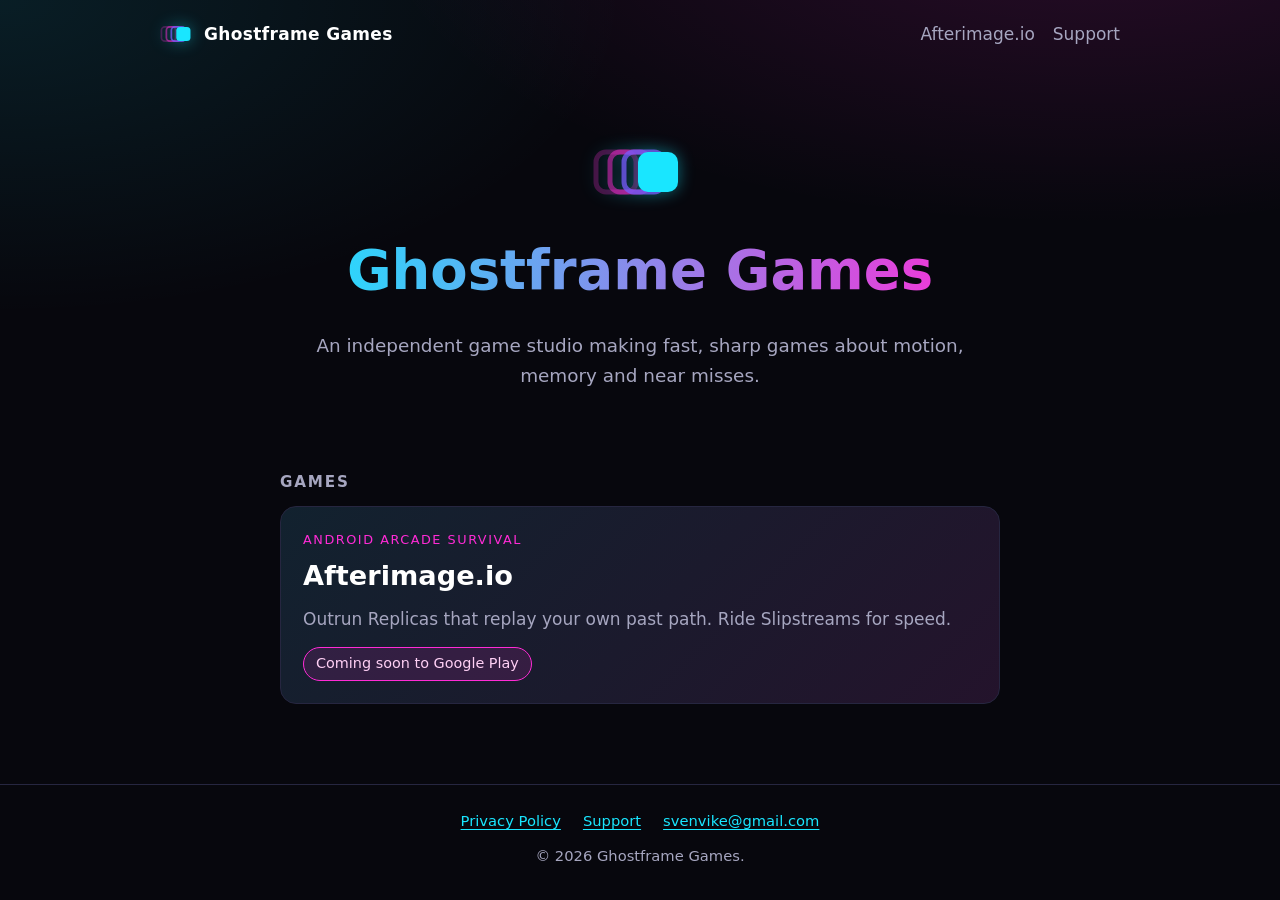
<file: index.html>
<!DOCTYPE html>
<html lang="en">
<head>
<meta charset="utf-8">
<meta name="viewport" content="width=device-width, initial-scale=1">
<title>Ghostframe Games</title>
<meta name="description" content="Ghostframe Games is an independent game studio. First game: Afterimage.io for Android.">
<meta name="theme-color" content="#07070d">
<link rel="icon" href="data:image/svg+xml,%3Csvg xmlns='http://www.w3.org/2000/svg' viewBox='0 0 48 48'%3E%3Crect x='9' y='14' width='20' height='20' rx='5' fill='none' stroke='%23ff2bd6' stroke-width='3' opacity='.6'/%3E%3Crect x='23' y='14' width='20' height='20' rx='5' fill='%2319e6ff'/%3E%3C/svg%3E">
<link rel="stylesheet" href="/style.css">
<meta name="google-site-verification" content="1g1RpVAHdlMGovYx6-ewW9O2BTEc6qEcPcFPNs24vkw" />
</head>
<body>
<header class="site-header">
<a class="brand" href="/"><svg class="mark" width="34" height="34" viewBox="0 0 48 48" role="img" aria-label="Ghostframe Games logo">
<rect x="2" y="14" width="20" height="20" rx="5" fill="none" stroke="#ff2bd6" stroke-width="2.5" opacity=".25"/>
<rect x="9" y="14" width="20" height="20" rx="5" fill="none" stroke="#ff2bd6" stroke-width="2.5" opacity=".5"/>
<rect x="16" y="14" width="20" height="20" rx="5" fill="none" stroke="#7a5cff" stroke-width="2.5" opacity=".75"/>
<rect x="23" y="14" width="20" height="20" rx="5" fill="#19e6ff"/>
</svg><span>Ghostframe Games</span></a>
<nav aria-label="Main"><a href="/afterimage/">Afterimage.io</a><a href="/support/">Support</a></nav>
</header>
<main>
<section class="hero">
<div class="hero-mark"><svg class="mark" width="96" height="96" viewBox="0 0 48 48" role="img" aria-label="Ghostframe Games logo">
<rect x="2" y="14" width="20" height="20" rx="5" fill="none" stroke="#ff2bd6" stroke-width="2.5" opacity=".25"/>
<rect x="9" y="14" width="20" height="20" rx="5" fill="none" stroke="#ff2bd6" stroke-width="2.5" opacity=".5"/>
<rect x="16" y="14" width="20" height="20" rx="5" fill="none" stroke="#7a5cff" stroke-width="2.5" opacity=".75"/>
<rect x="23" y="14" width="20" height="20" rx="5" fill="#19e6ff"/>
</svg></div>
<h1>Ghostframe Games</h1>
<p class="lead">An independent game studio making fast, sharp games about motion, memory and near misses.</p>
</section>
<section class="wrap">
<h2 class="section-title">Games</h2>
<a class="card" href="/afterimage/">
<span class="card-kicker">Android arcade survival</span>
<span class="card-title">Afterimage.io</span>
<span class="card-text">Outrun Replicas that replay your own past path. Ride Slipstreams for speed.</span>
<span class="badge">Coming soon to Google Play</span>
</a>
</section>
</main>
<footer class="site-footer">
<div class="footer-links"><a href="/afterimage/privacy/">Privacy Policy</a><a href="/support/">Support</a><a href="mailto:svenvike@gmail.com">svenvike@gmail.com</a></div>
<p>&copy; 2026 Ghostframe Games.</p>
</footer>
</body>
</html>
</file>
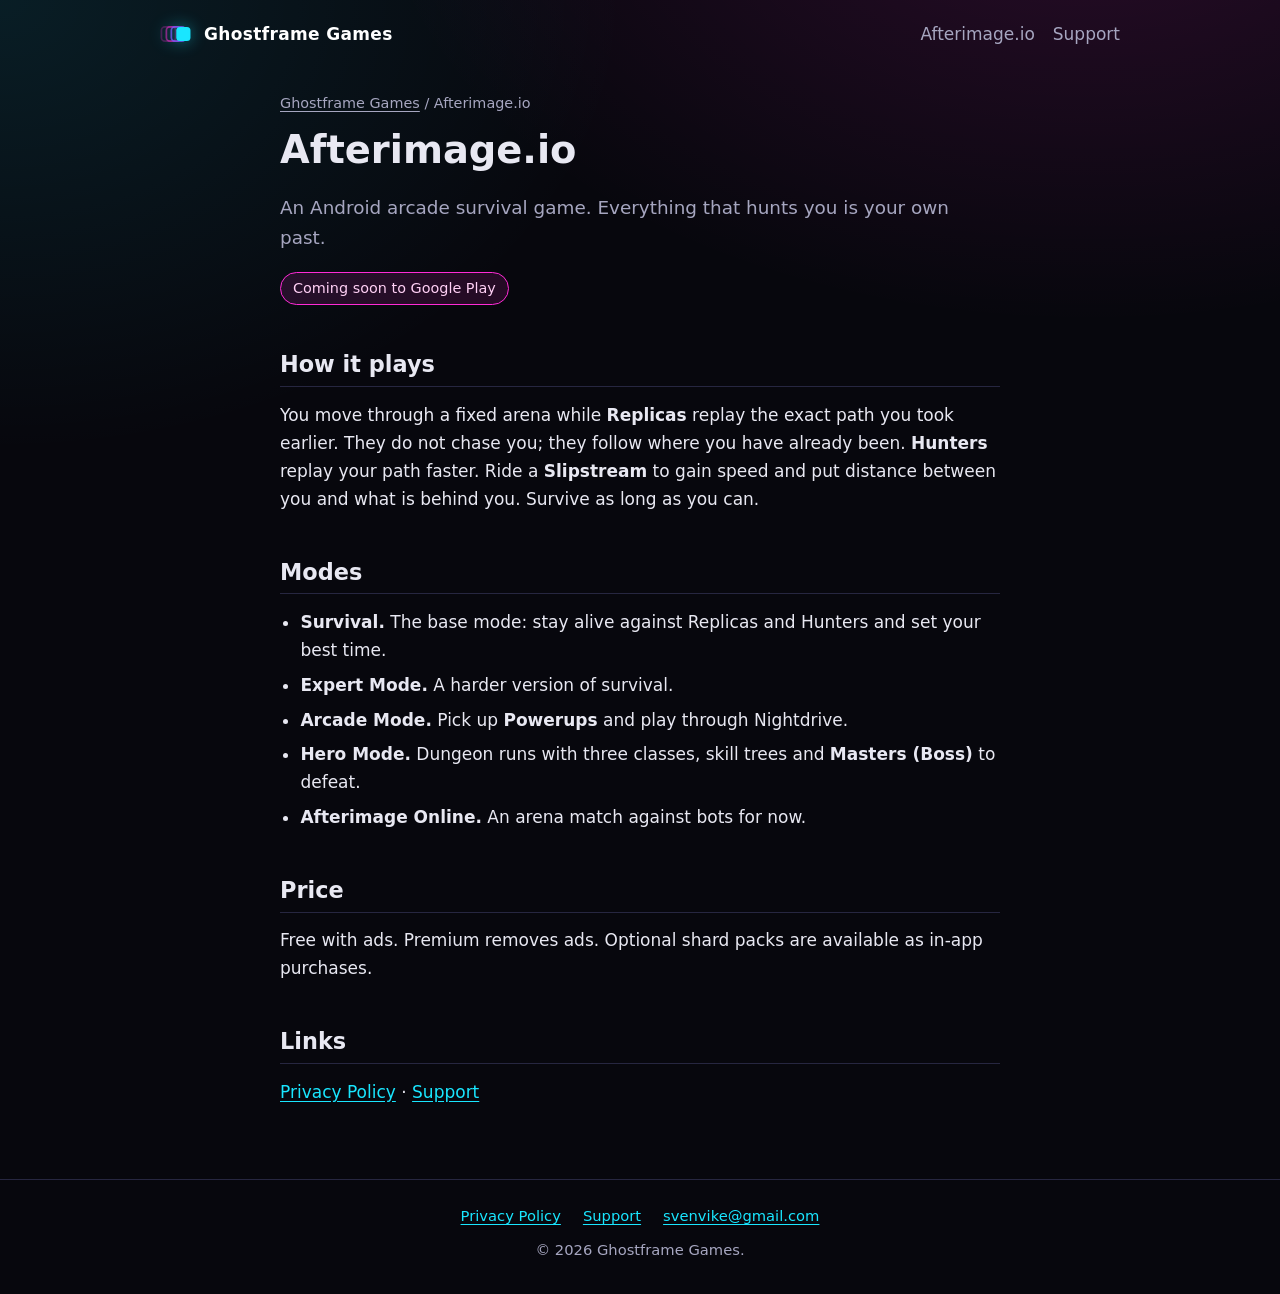
<file: afterimage/index.html>
<!DOCTYPE html>
<html lang="en">
<head>
<meta charset="utf-8">
<meta name="viewport" content="width=device-width, initial-scale=1">
<title>Afterimage.io - Ghostframe Games</title>
<meta name="description" content="Afterimage.io is an Android arcade survival game. Outrun Replicas that replay your own past path.">
<meta name="theme-color" content="#07070d">
<link rel="icon" href="data:image/svg+xml,%3Csvg xmlns='http://www.w3.org/2000/svg' viewBox='0 0 48 48'%3E%3Crect x='9' y='14' width='20' height='20' rx='5' fill='none' stroke='%23ff2bd6' stroke-width='3' opacity='.6'/%3E%3Crect x='23' y='14' width='20' height='20' rx='5' fill='%2319e6ff'/%3E%3C/svg%3E">
<link rel="stylesheet" href="/style.css">
</head>
<body>
<header class="site-header">
<a class="brand" href="/"><svg class="mark" width="34" height="34" viewBox="0 0 48 48" role="img" aria-label="Ghostframe Games logo">
<rect x="2" y="14" width="20" height="20" rx="5" fill="none" stroke="#ff2bd6" stroke-width="2.5" opacity=".25"/>
<rect x="9" y="14" width="20" height="20" rx="5" fill="none" stroke="#ff2bd6" stroke-width="2.5" opacity=".5"/>
<rect x="16" y="14" width="20" height="20" rx="5" fill="none" stroke="#7a5cff" stroke-width="2.5" opacity=".75"/>
<rect x="23" y="14" width="20" height="20" rx="5" fill="#19e6ff"/>
</svg><span>Ghostframe Games</span></a>
<nav aria-label="Main"><a href="/afterimage/">Afterimage.io</a><a href="/support/">Support</a></nav>
</header>
<main>
<section class="wrap">
<p class="crumb"><a href="/">Ghostframe Games</a> / Afterimage.io</p>
<h1>Afterimage.io</h1>
<p class="lead">An Android arcade survival game. Everything that hunts you is your own past.</p>
<p><span class="badge">Coming soon to Google Play</span></p>

<h2>How it plays</h2>
<p>You move through a fixed arena while <strong>Replicas</strong> replay the exact path you took earlier. They do not chase you; they follow where you have already been. <strong>Hunters</strong> replay your path faster. Ride a <strong>Slipstream</strong> to gain speed and put distance between you and what is behind you. Survive as long as you can.</p>

<h2>Modes</h2>
<ul class="modes">
<li><strong>Survival.</strong> The base mode: stay alive against Replicas and Hunters and set your best time.</li>
<li><strong>Expert Mode.</strong> A harder version of survival.</li>
<li><strong>Arcade Mode.</strong> Pick up <strong>Powerups</strong> and play through Nightdrive.</li>
<li><strong>Hero Mode.</strong> Dungeon runs with three classes, skill trees and <strong>Masters (Boss)</strong> to defeat.</li>
<li><strong>Afterimage Online.</strong> An arena match against bots for now.</li>
</ul>

<h2>Price</h2>
<p>Free with ads. Premium removes ads. Optional shard packs are available as in-app purchases.</p>

<h2>Links</h2>
<p><a href="/afterimage/privacy/">Privacy Policy</a> &middot; <a href="/support/">Support</a></p>
</section>
</main>
<footer class="site-footer">
<div class="footer-links"><a href="/afterimage/privacy/">Privacy Policy</a><a href="/support/">Support</a><a href="mailto:svenvike@gmail.com">svenvike@gmail.com</a></div>
<p>&copy; 2026 Ghostframe Games.</p>
</footer>
</body>
</html>
</file>
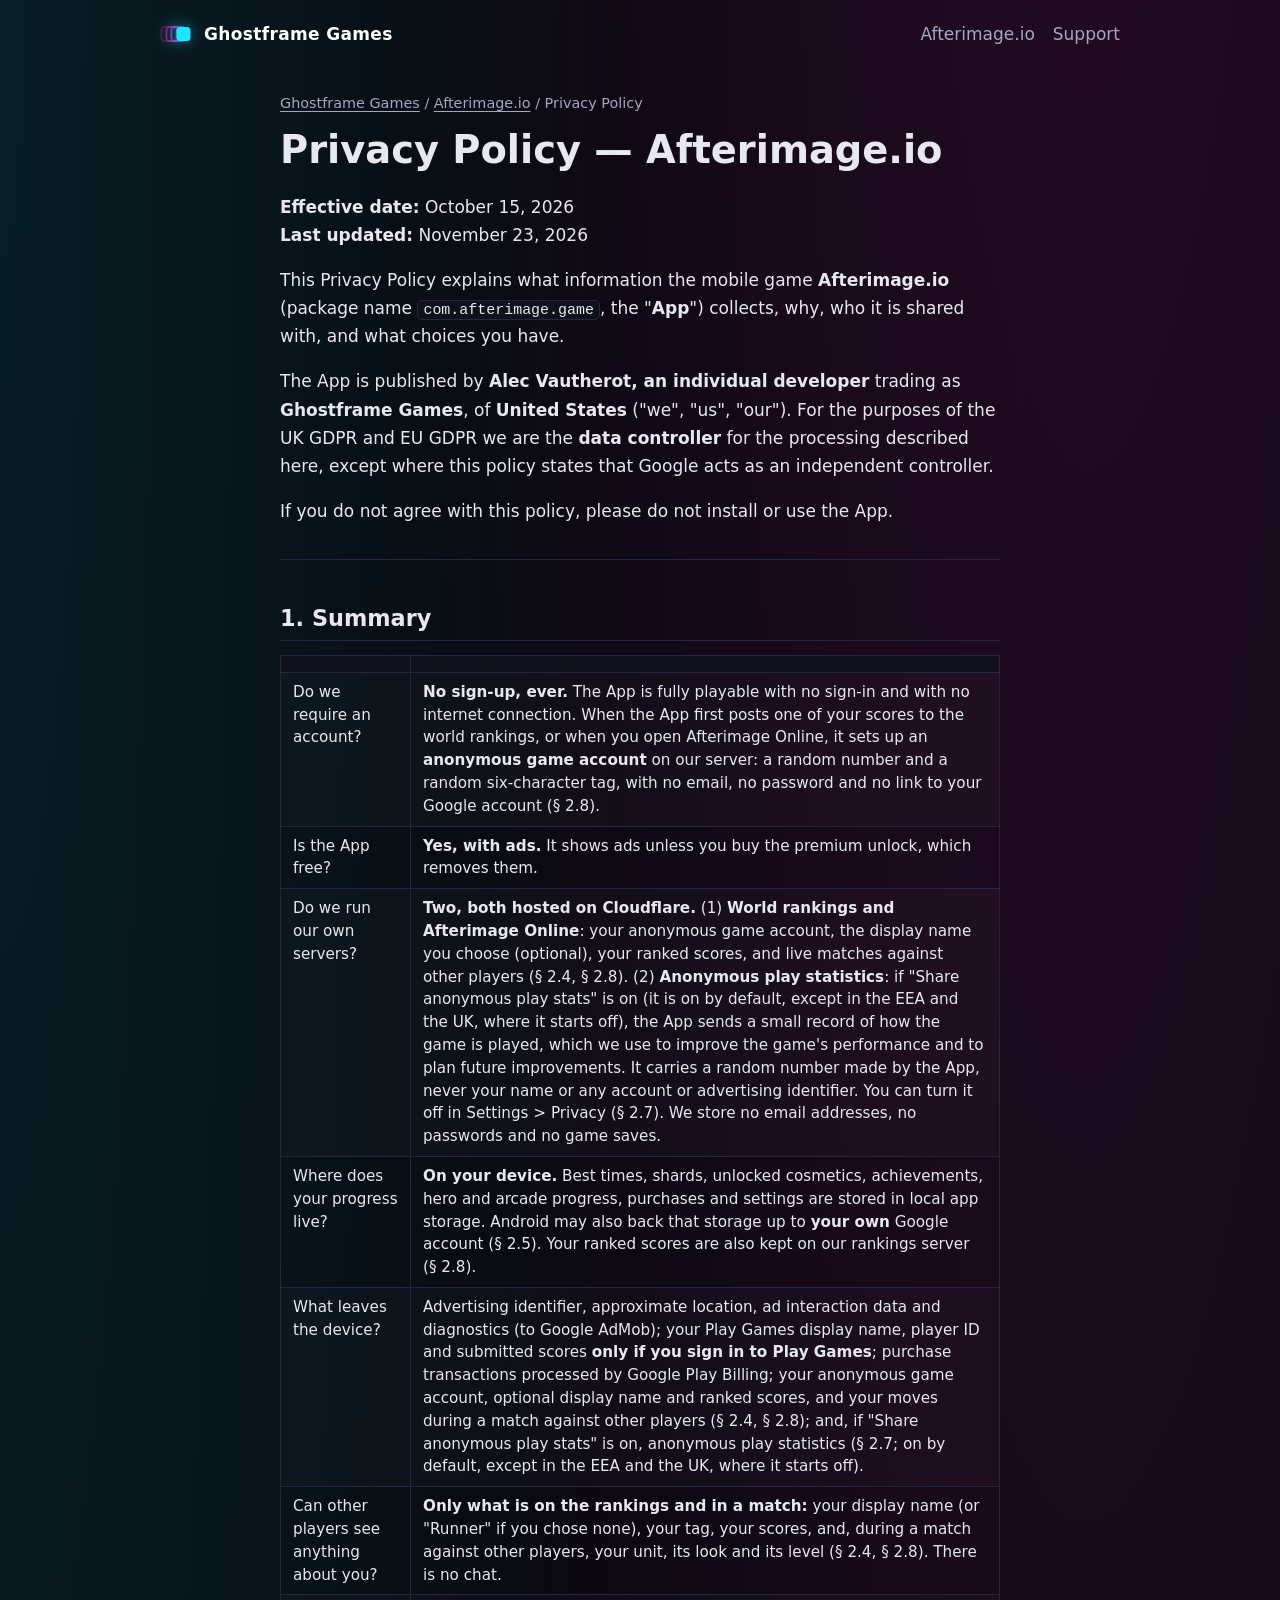
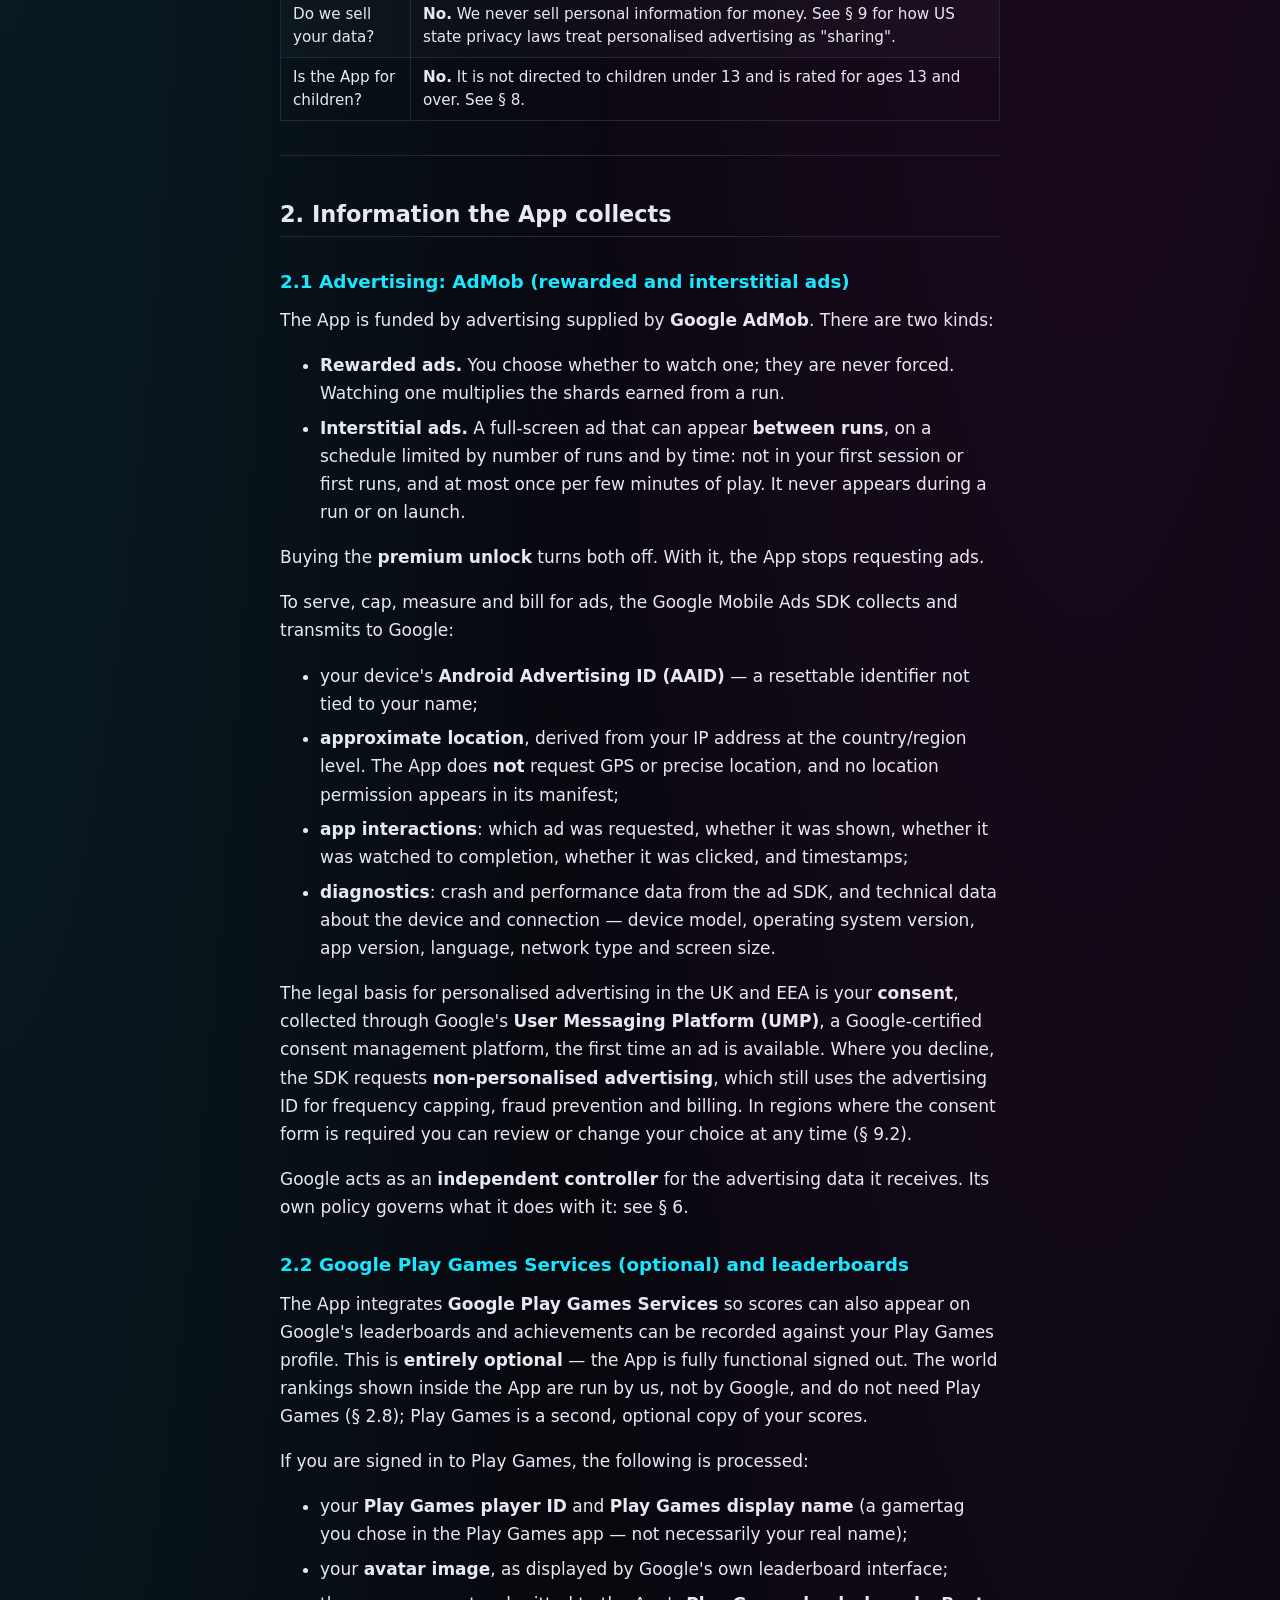
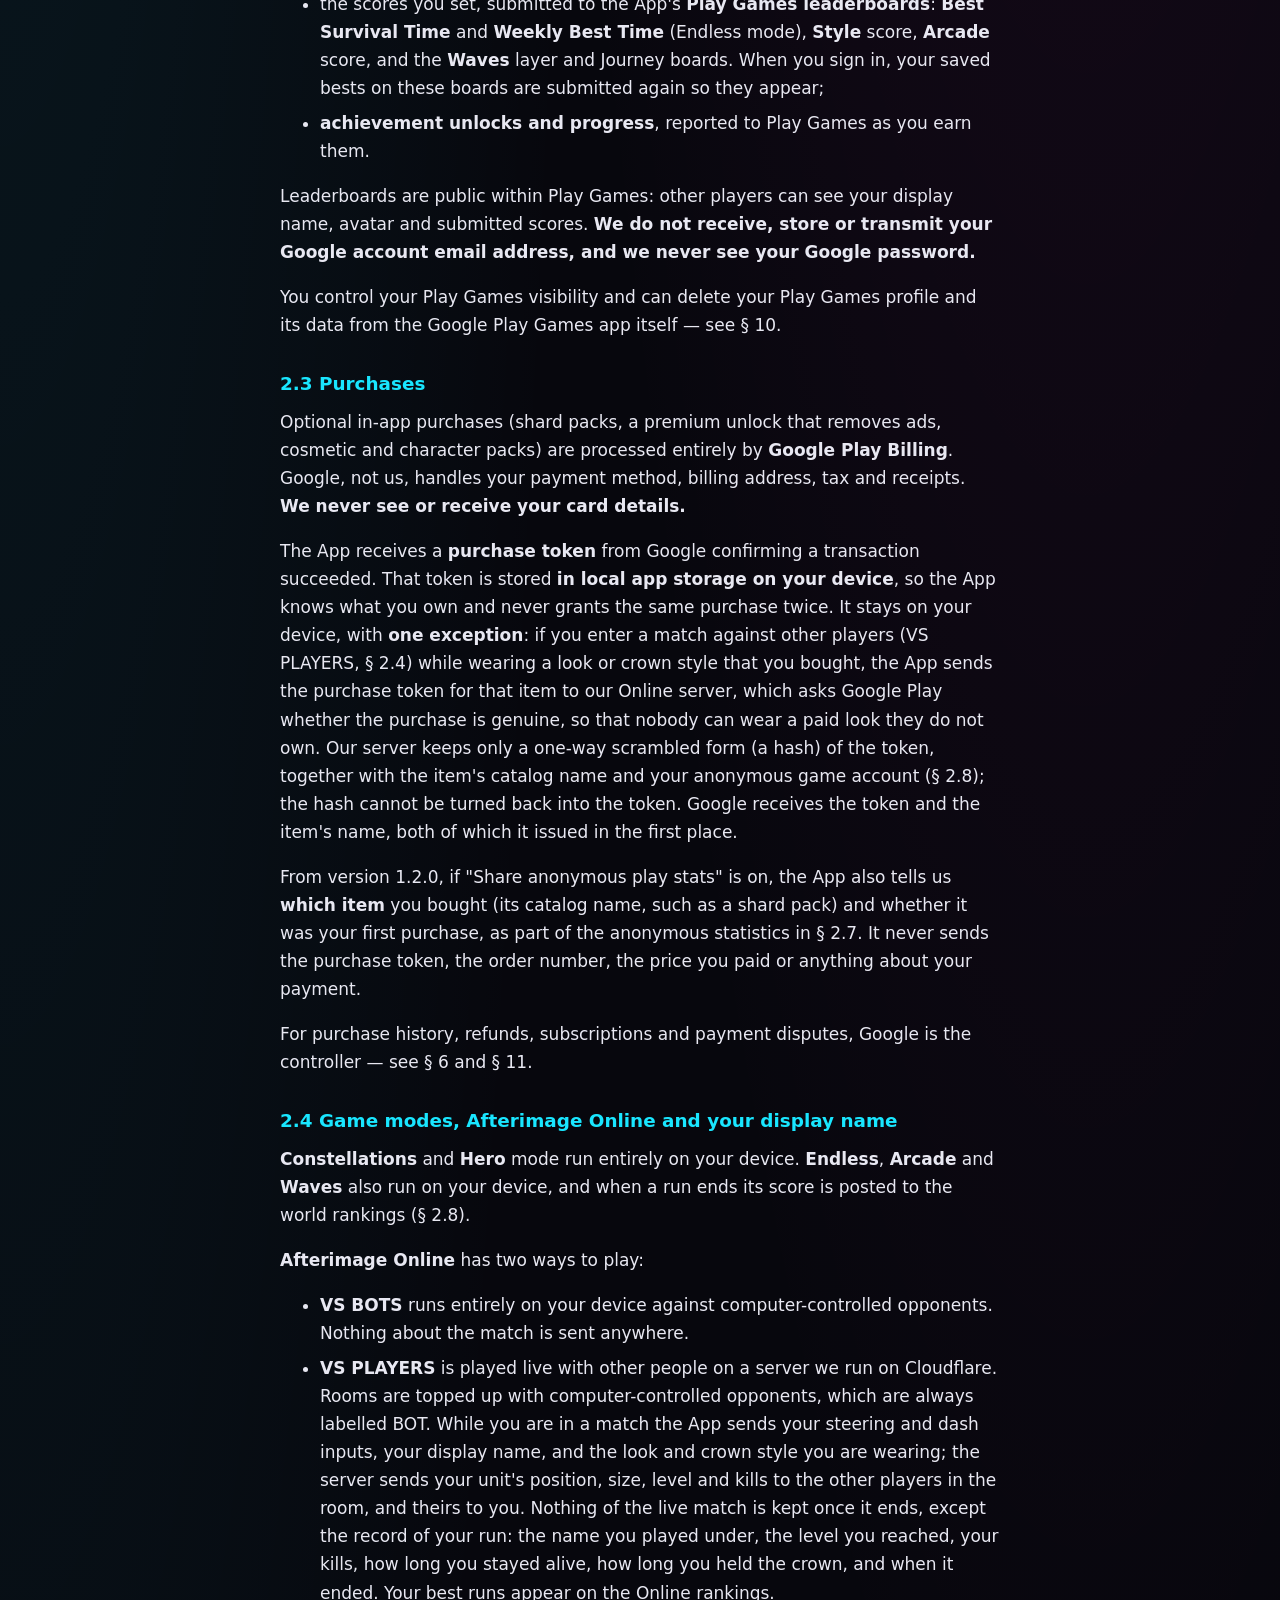
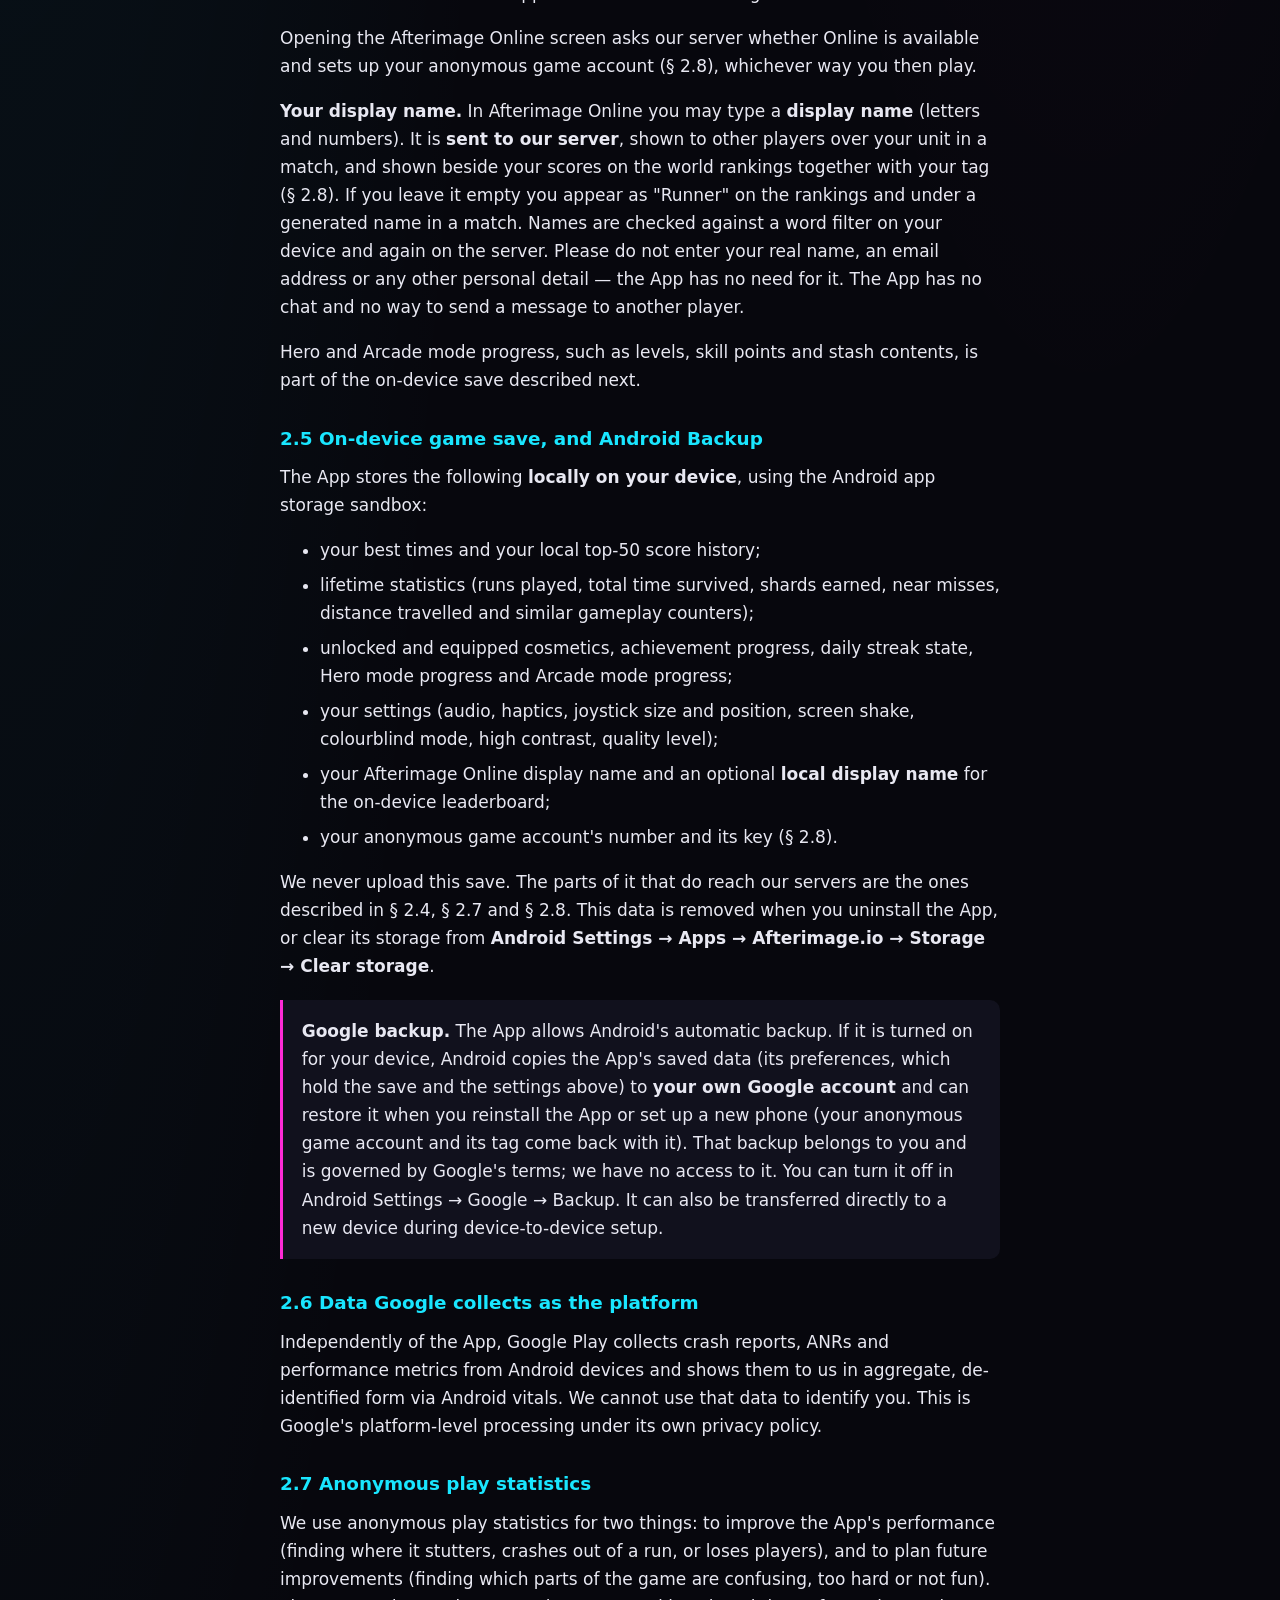
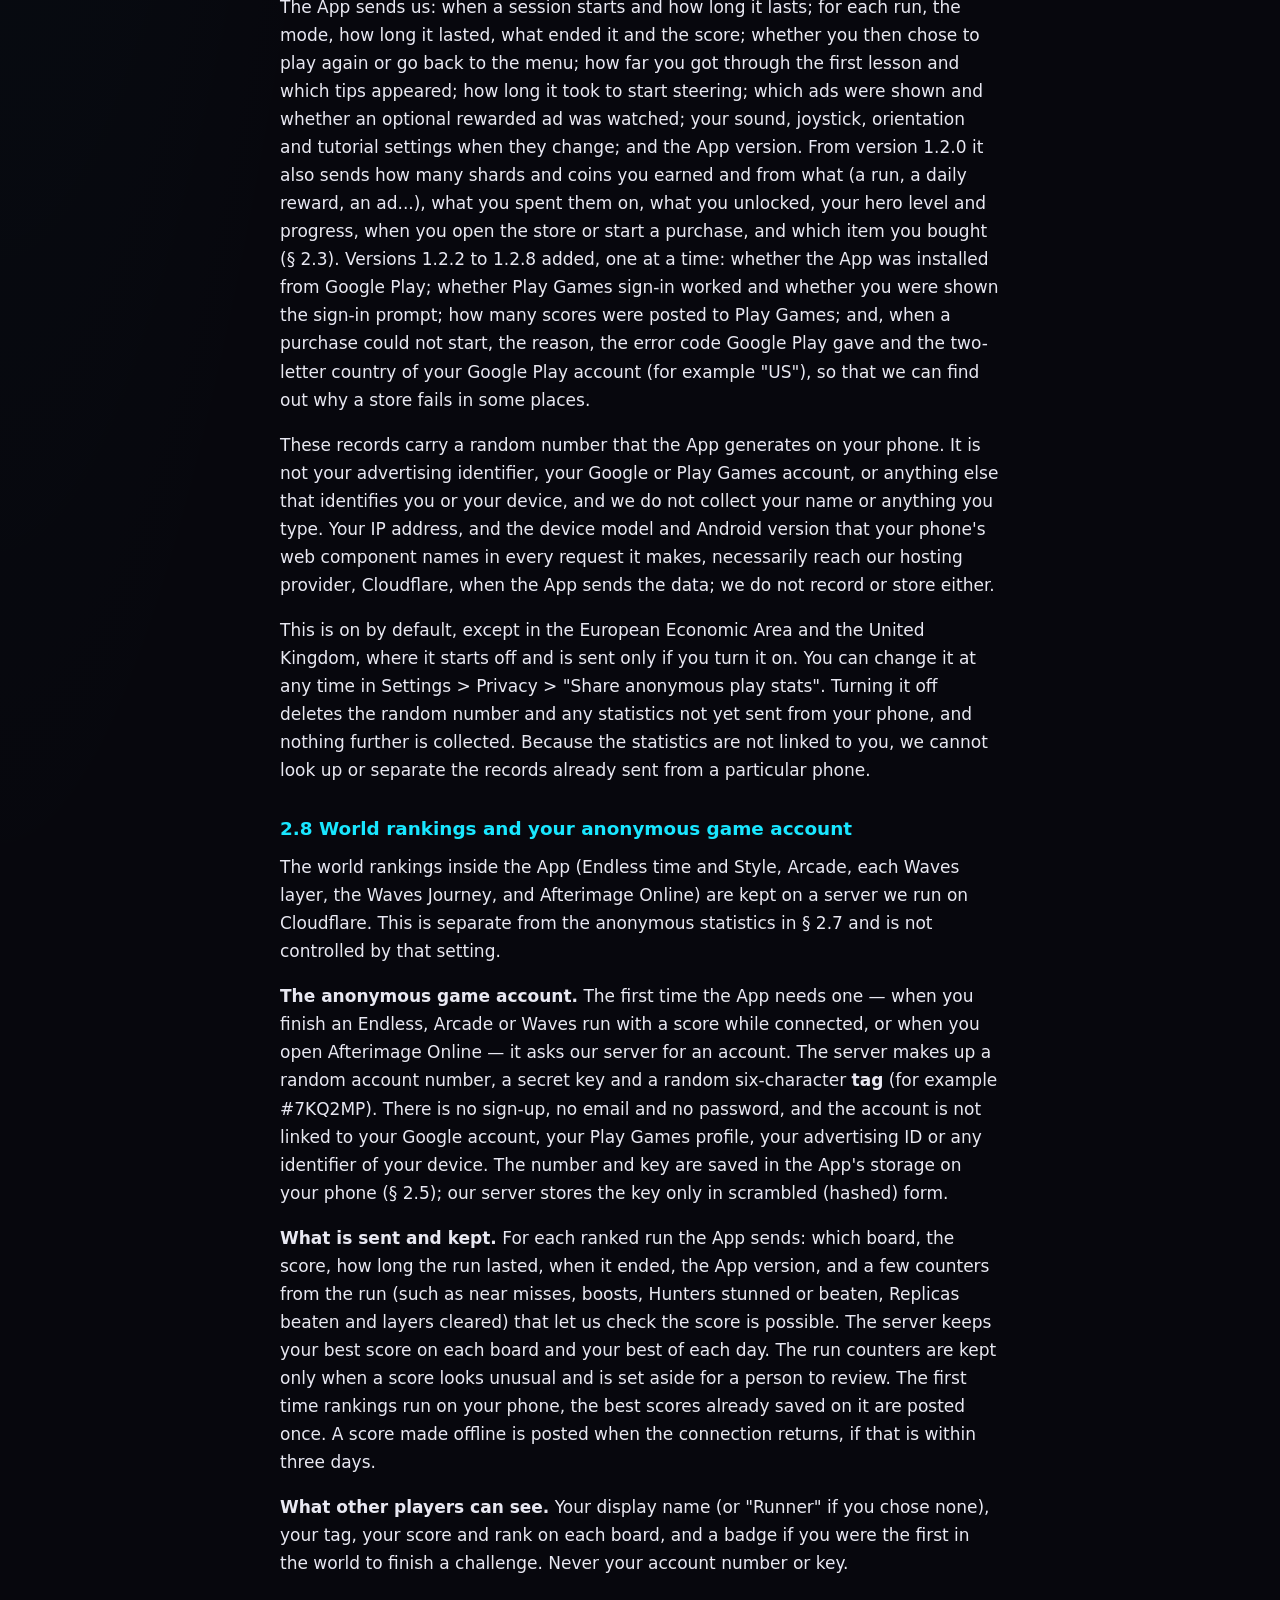
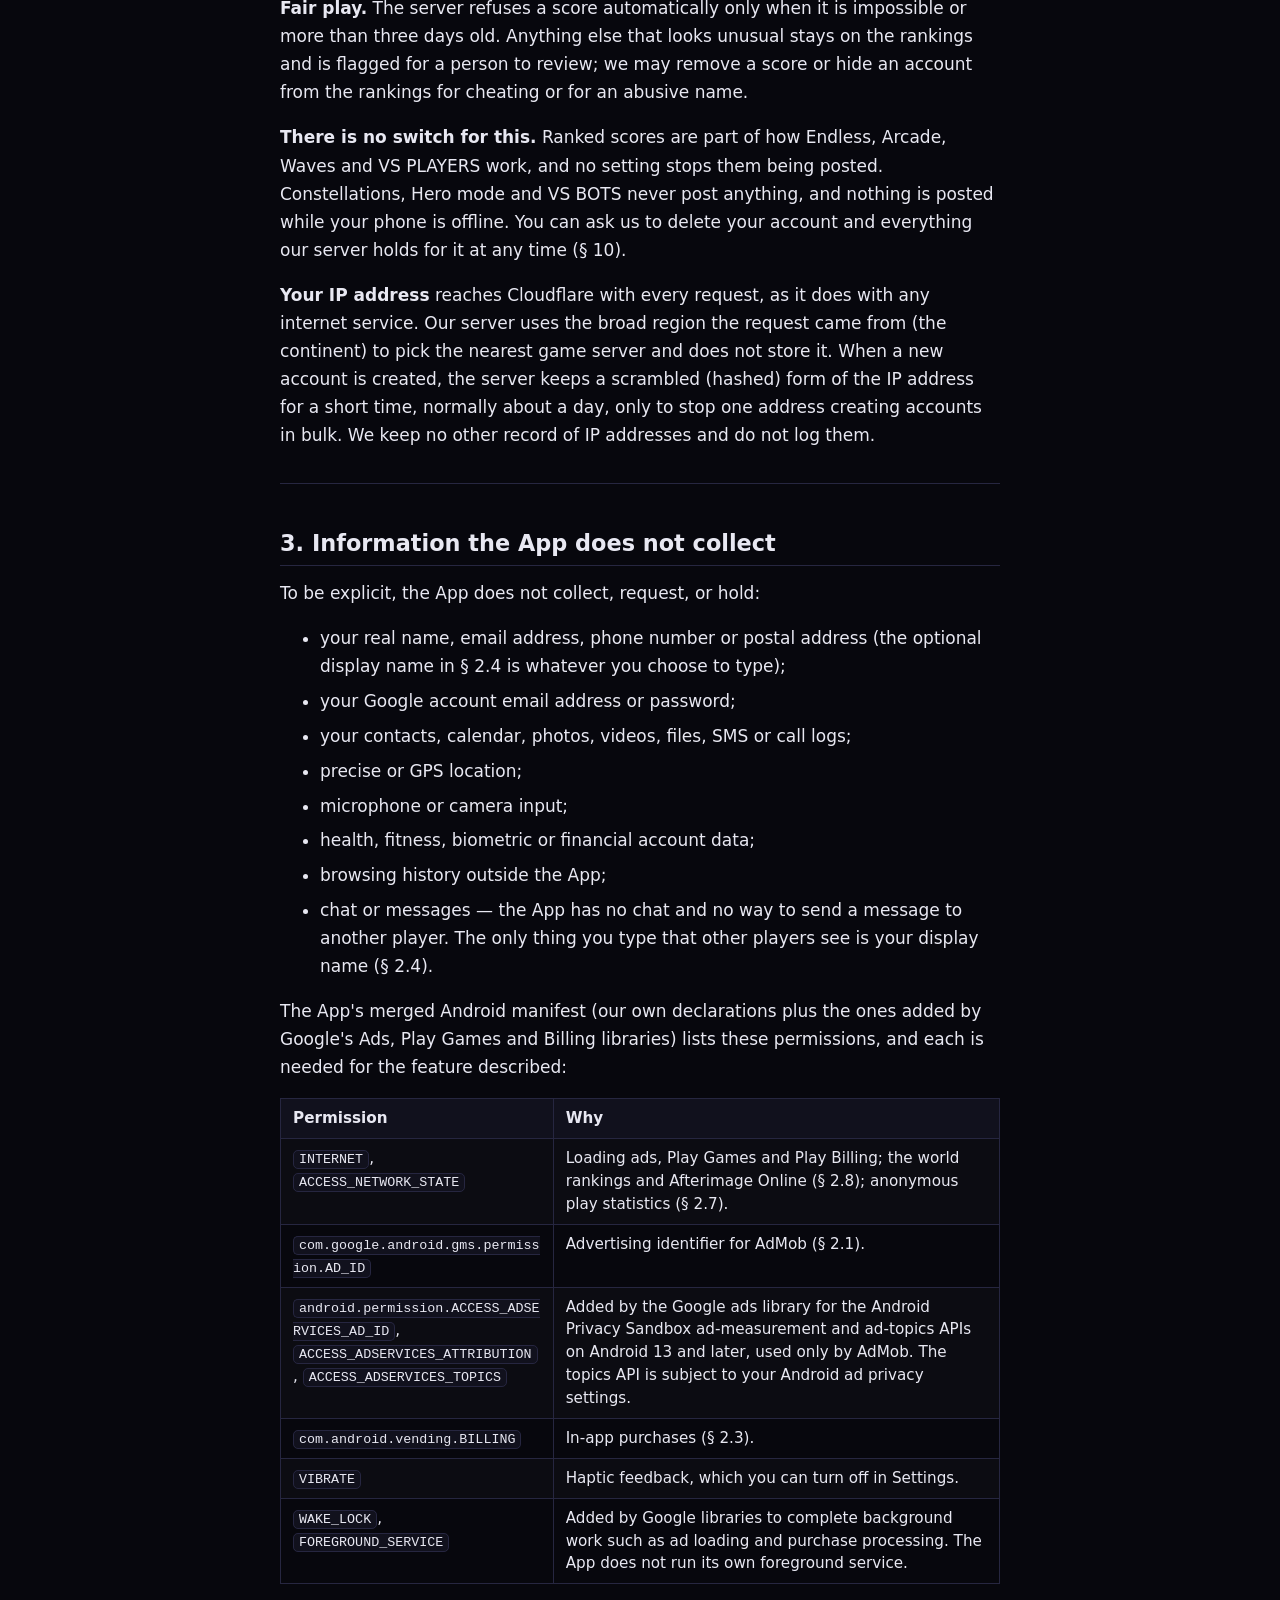
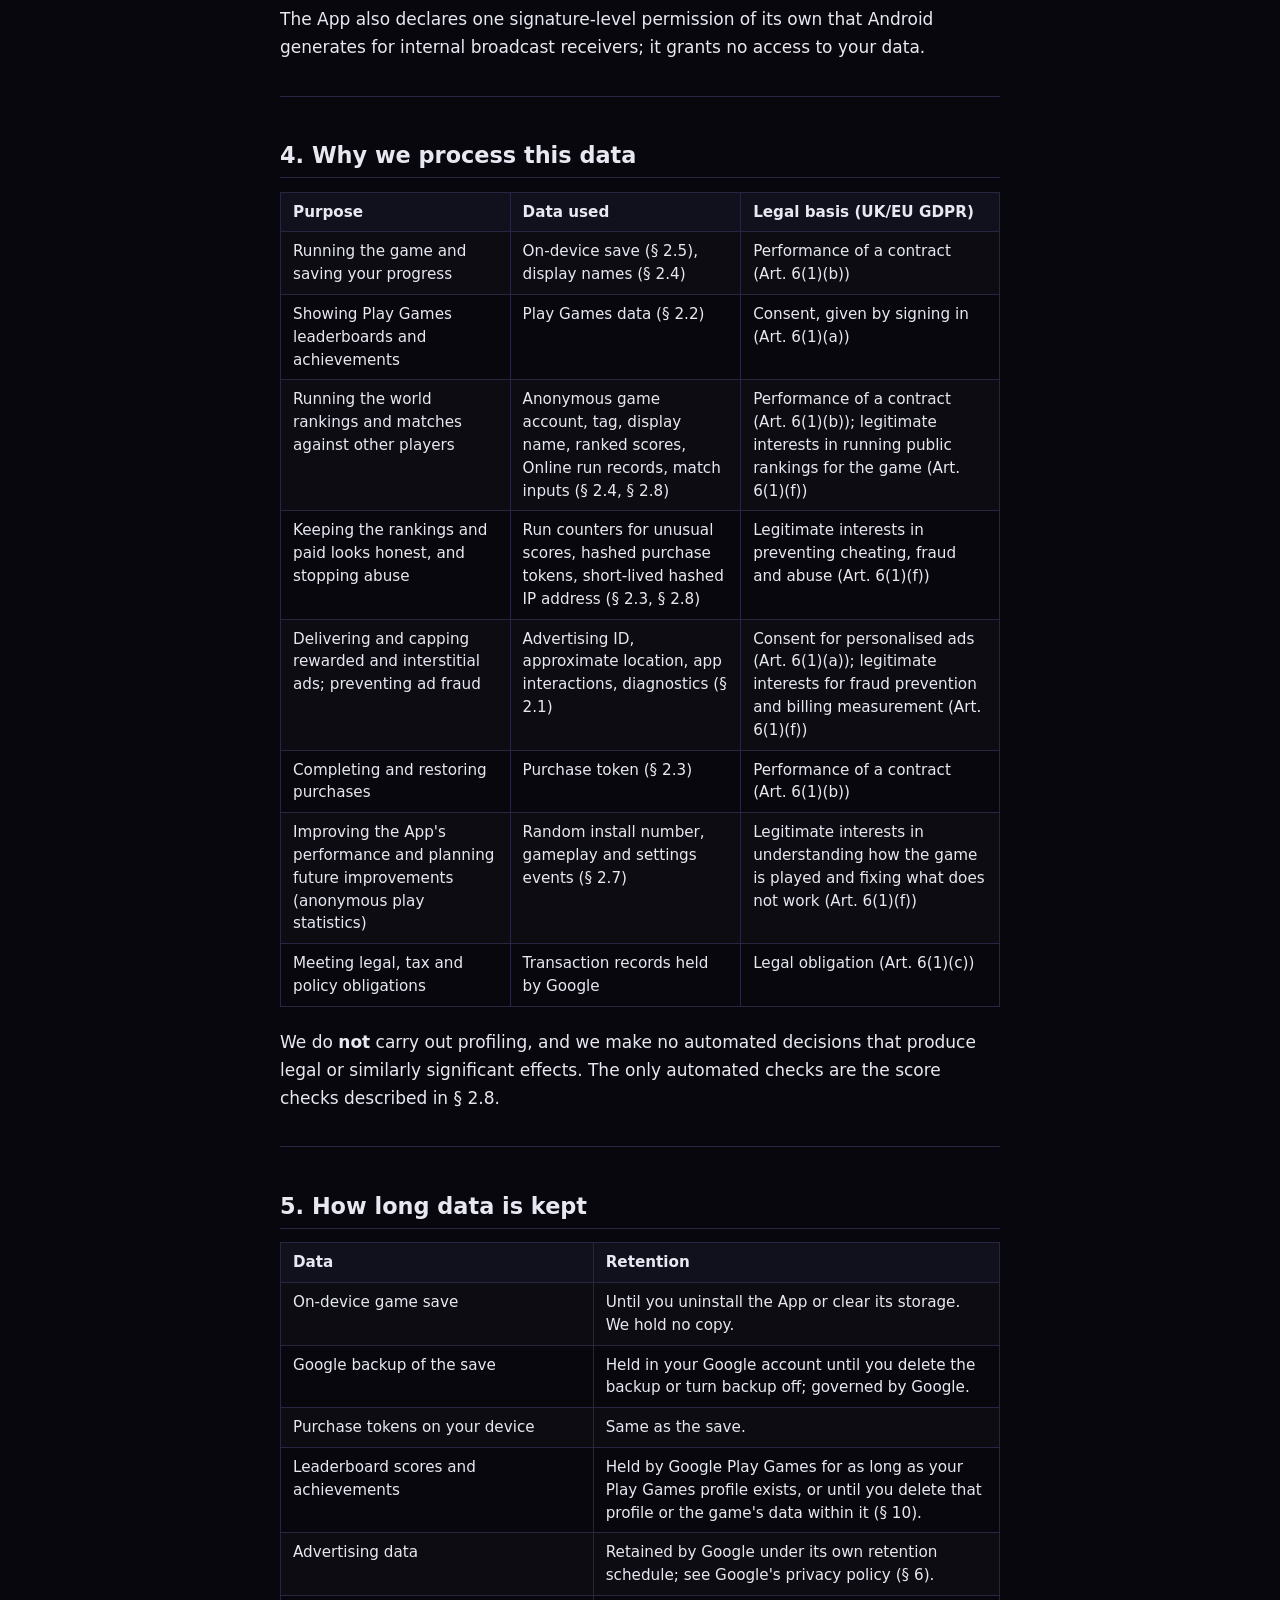
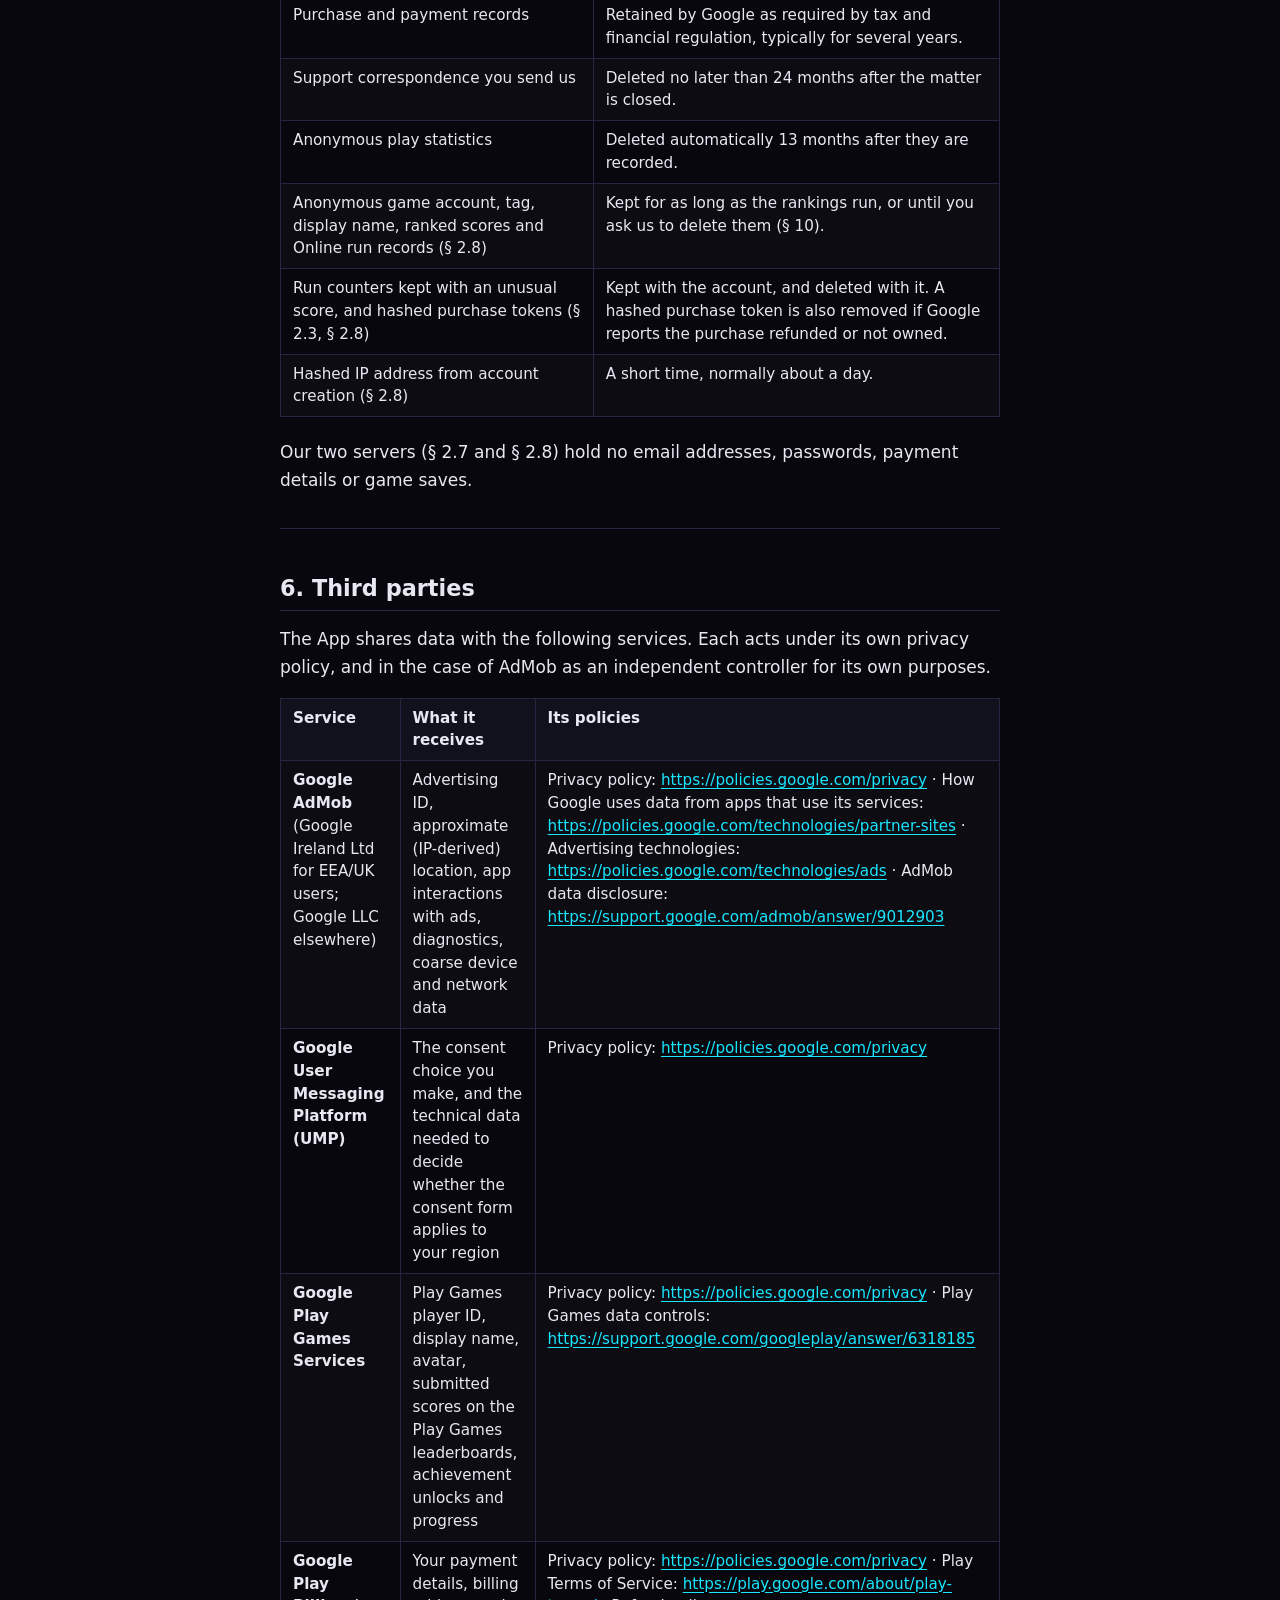
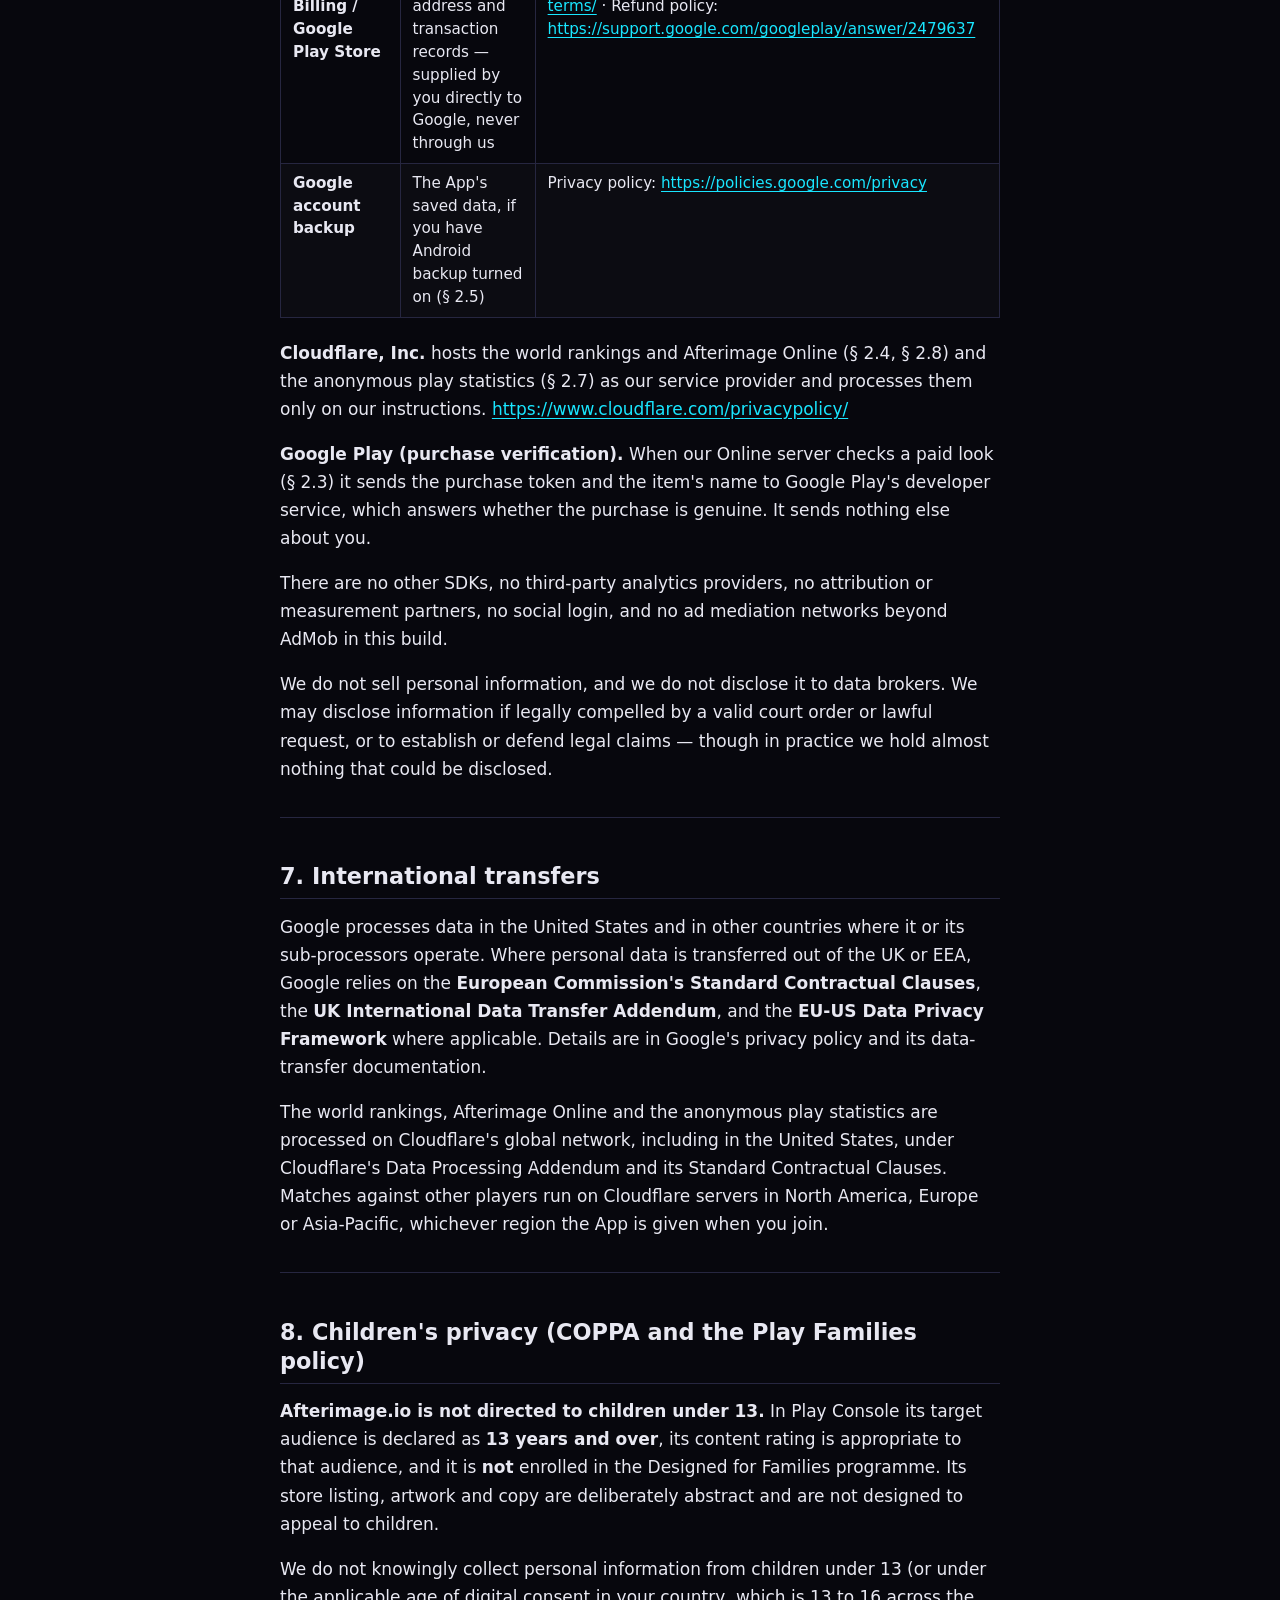
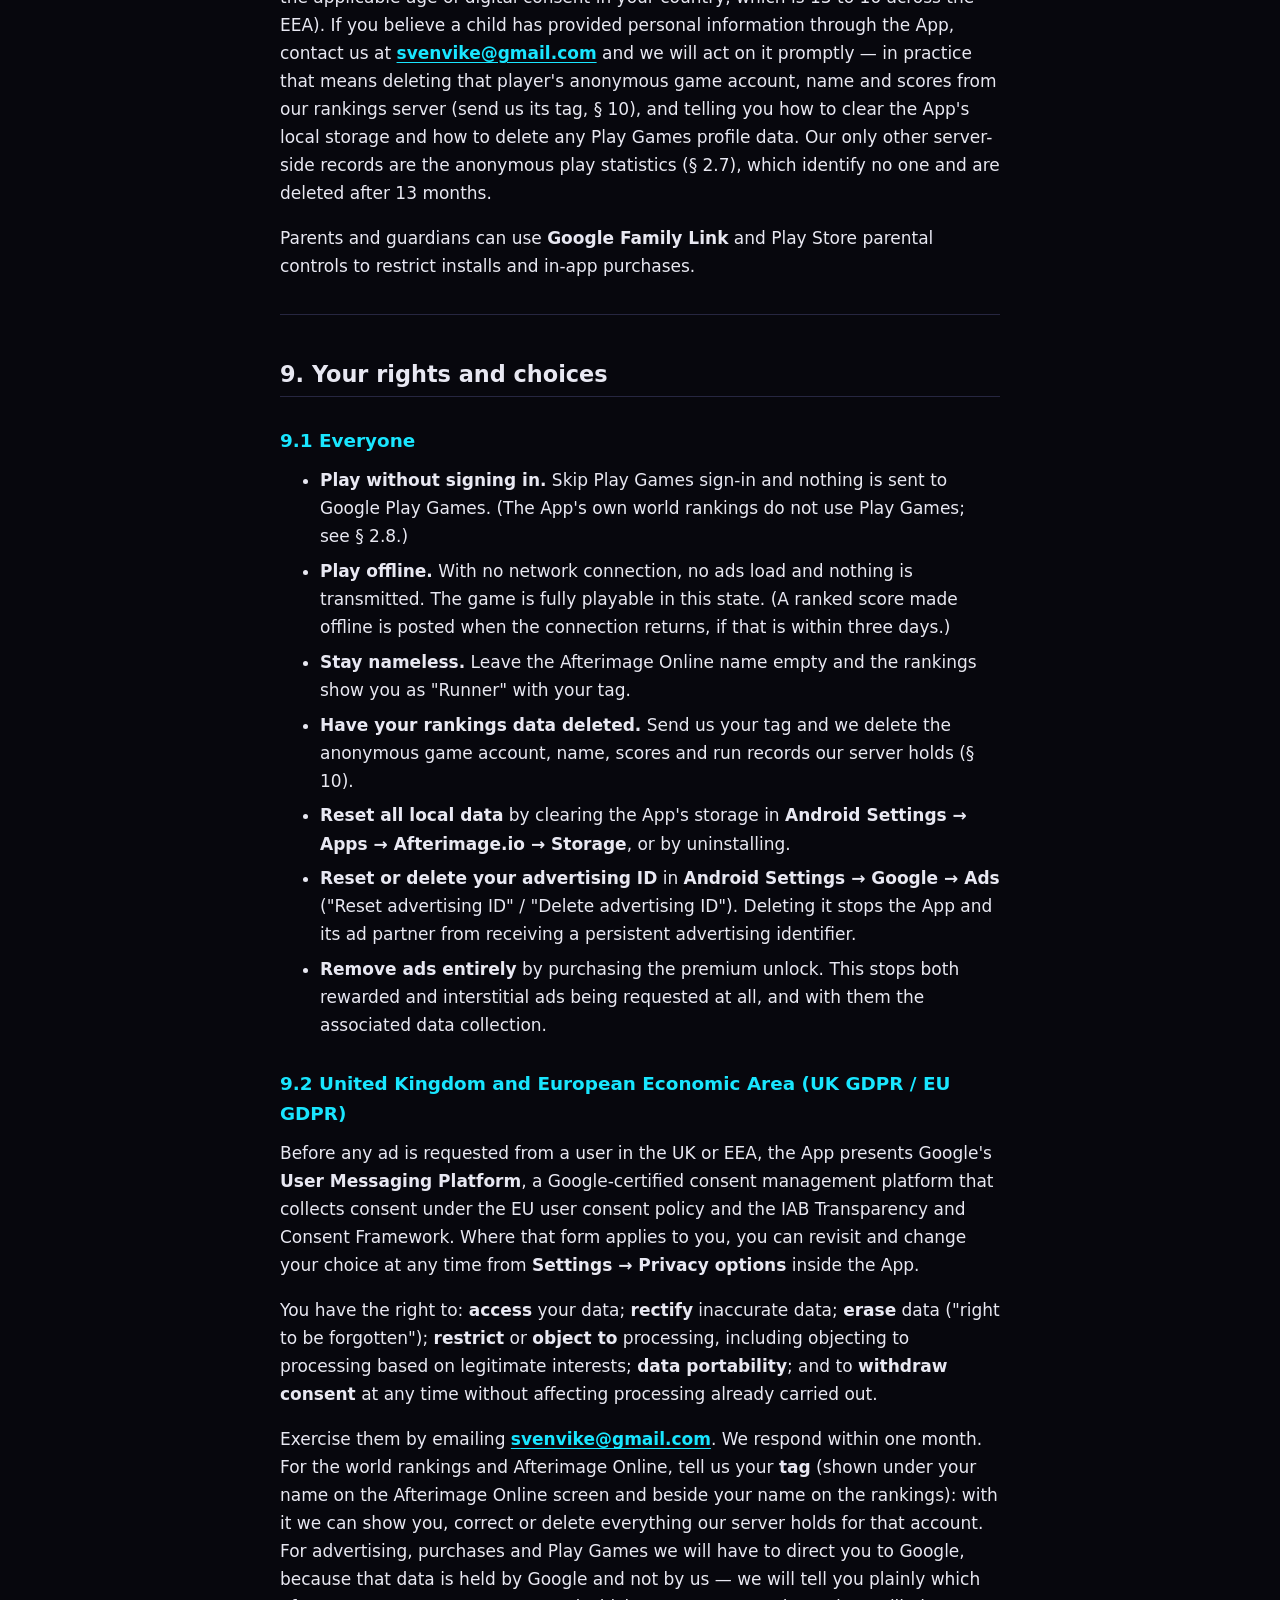
<file: privacy/index.html>
<!DOCTYPE html>
<html lang="en">
<head>
<meta charset="utf-8">
<meta name="viewport" content="width=device-width, initial-scale=1">
<title>Privacy Policy - Ghostframe Games</title>
<meta http-equiv="refresh" content="0; url=/afterimage/privacy/">
<link rel="canonical" href="https://ghostframegames.github.io/afterimage/privacy/">
<link rel="stylesheet" href="/style.css">
</head>
<body>
<main class="wrap"><p>Redirecting to the <a href="/afterimage/privacy/">Afterimage.io Privacy Policy</a>.</p></main>
</body>
</html>
</file>
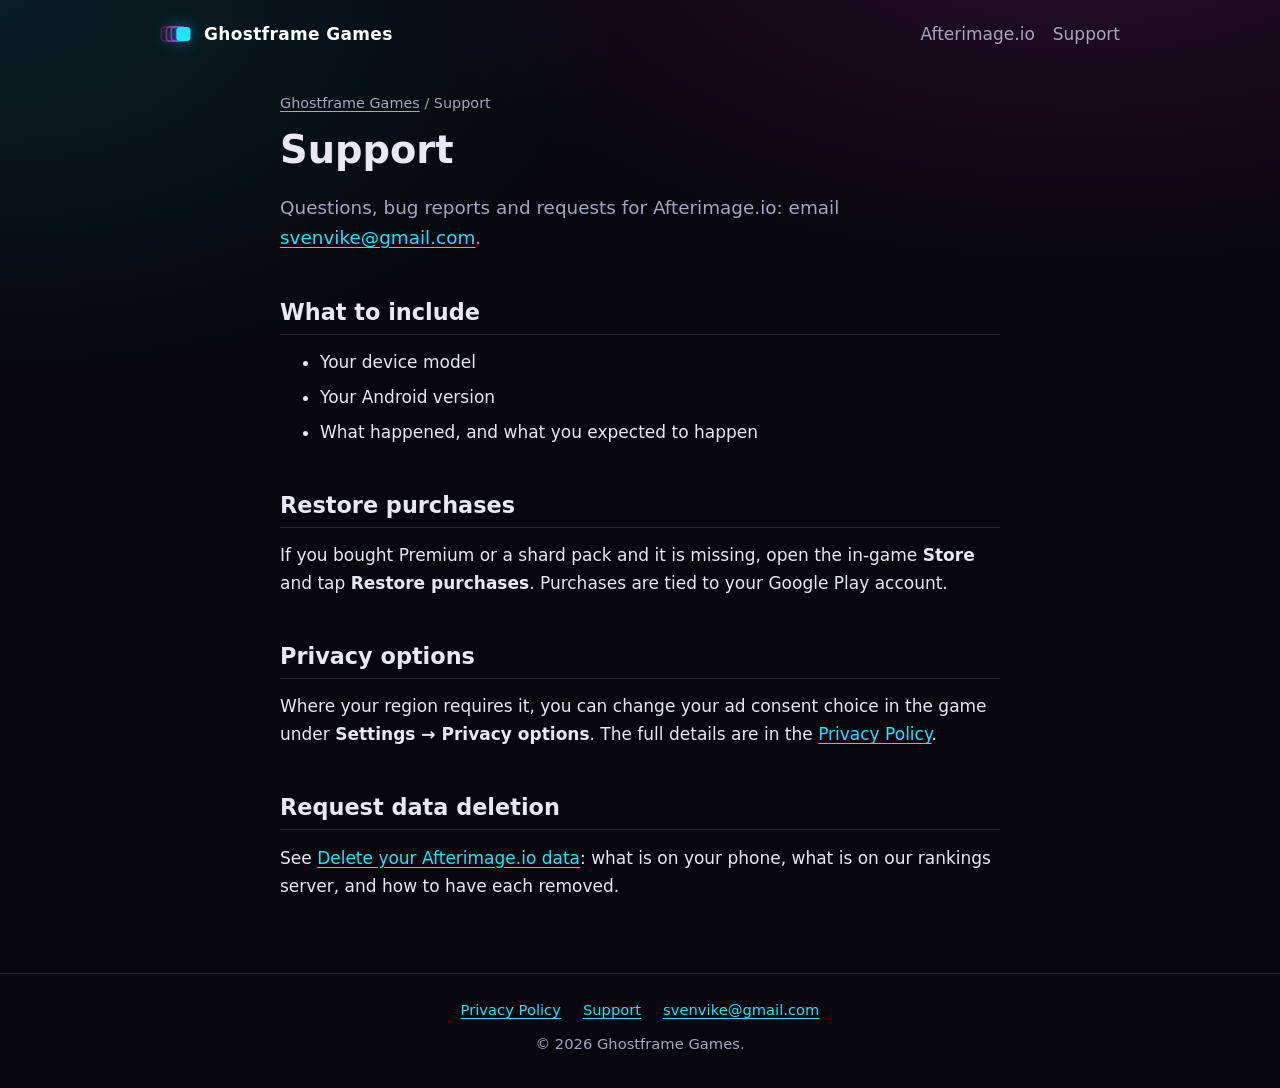
<file: support/index.html>
<!DOCTYPE html>
<html lang="en">
<head>
<meta charset="utf-8">
<meta name="viewport" content="width=device-width, initial-scale=1">
<title>Support - Ghostframe Games</title>
<meta name="description" content="Support for Afterimage.io: contact, purchases, privacy options and data deletion.">
<meta name="theme-color" content="#07070d">
<link rel="icon" href="data:image/svg+xml,%3Csvg xmlns='http://www.w3.org/2000/svg' viewBox='0 0 48 48'%3E%3Crect x='9' y='14' width='20' height='20' rx='5' fill='none' stroke='%23ff2bd6' stroke-width='3' opacity='.6'/%3E%3Crect x='23' y='14' width='20' height='20' rx='5' fill='%2319e6ff'/%3E%3C/svg%3E">
<link rel="stylesheet" href="/style.css">
</head>
<body>
<header class="site-header">
<a class="brand" href="/"><svg class="mark" width="34" height="34" viewBox="0 0 48 48" role="img" aria-label="Ghostframe Games logo">
<rect x="2" y="14" width="20" height="20" rx="5" fill="none" stroke="#ff2bd6" stroke-width="2.5" opacity=".25"/>
<rect x="9" y="14" width="20" height="20" rx="5" fill="none" stroke="#ff2bd6" stroke-width="2.5" opacity=".5"/>
<rect x="16" y="14" width="20" height="20" rx="5" fill="none" stroke="#7a5cff" stroke-width="2.5" opacity=".75"/>
<rect x="23" y="14" width="20" height="20" rx="5" fill="#19e6ff"/>
</svg><span>Ghostframe Games</span></a>
<nav aria-label="Main"><a href="/afterimage/">Afterimage.io</a><a href="/support/">Support</a></nav>
</header>
<main>
<section class="wrap">
<p class="crumb"><a href="/">Ghostframe Games</a> / Support</p>
<h1>Support</h1>
<p class="lead">Questions, bug reports and requests for Afterimage.io: email <a href="mailto:svenvike@gmail.com">svenvike@gmail.com</a>.</p>

<h2>What to include</h2>
<ul>
<li>Your device model</li>
<li>Your Android version</li>
<li>What happened, and what you expected to happen</li>
</ul>

<h2>Restore purchases</h2>
<p>If you bought Premium or a shard pack and it is missing, open the in-game <strong>Store</strong> and tap <strong>Restore purchases</strong>. Purchases are tied to your Google Play account.</p>

<h2>Privacy options</h2>
<p>Where your region requires it, you can change your ad consent choice in the game under <strong>Settings &rarr; Privacy options</strong>. The full details are in the <a href="/afterimage/privacy/">Privacy Policy</a>.</p>

<h2>Request data deletion</h2>
<p>See <a href="/afterimage/delete-data/">Delete your Afterimage.io data</a>: what is on your phone, what is on our rankings server, and how to have each removed.</p>
</section>
</main>
<footer class="site-footer">
<div class="footer-links"><a href="/afterimage/privacy/">Privacy Policy</a><a href="/support/">Support</a><a href="mailto:svenvike@gmail.com">svenvike@gmail.com</a></div>
<p>&copy; 2026 Ghostframe Games.</p>
</footer>
</body>
</html>
</file>
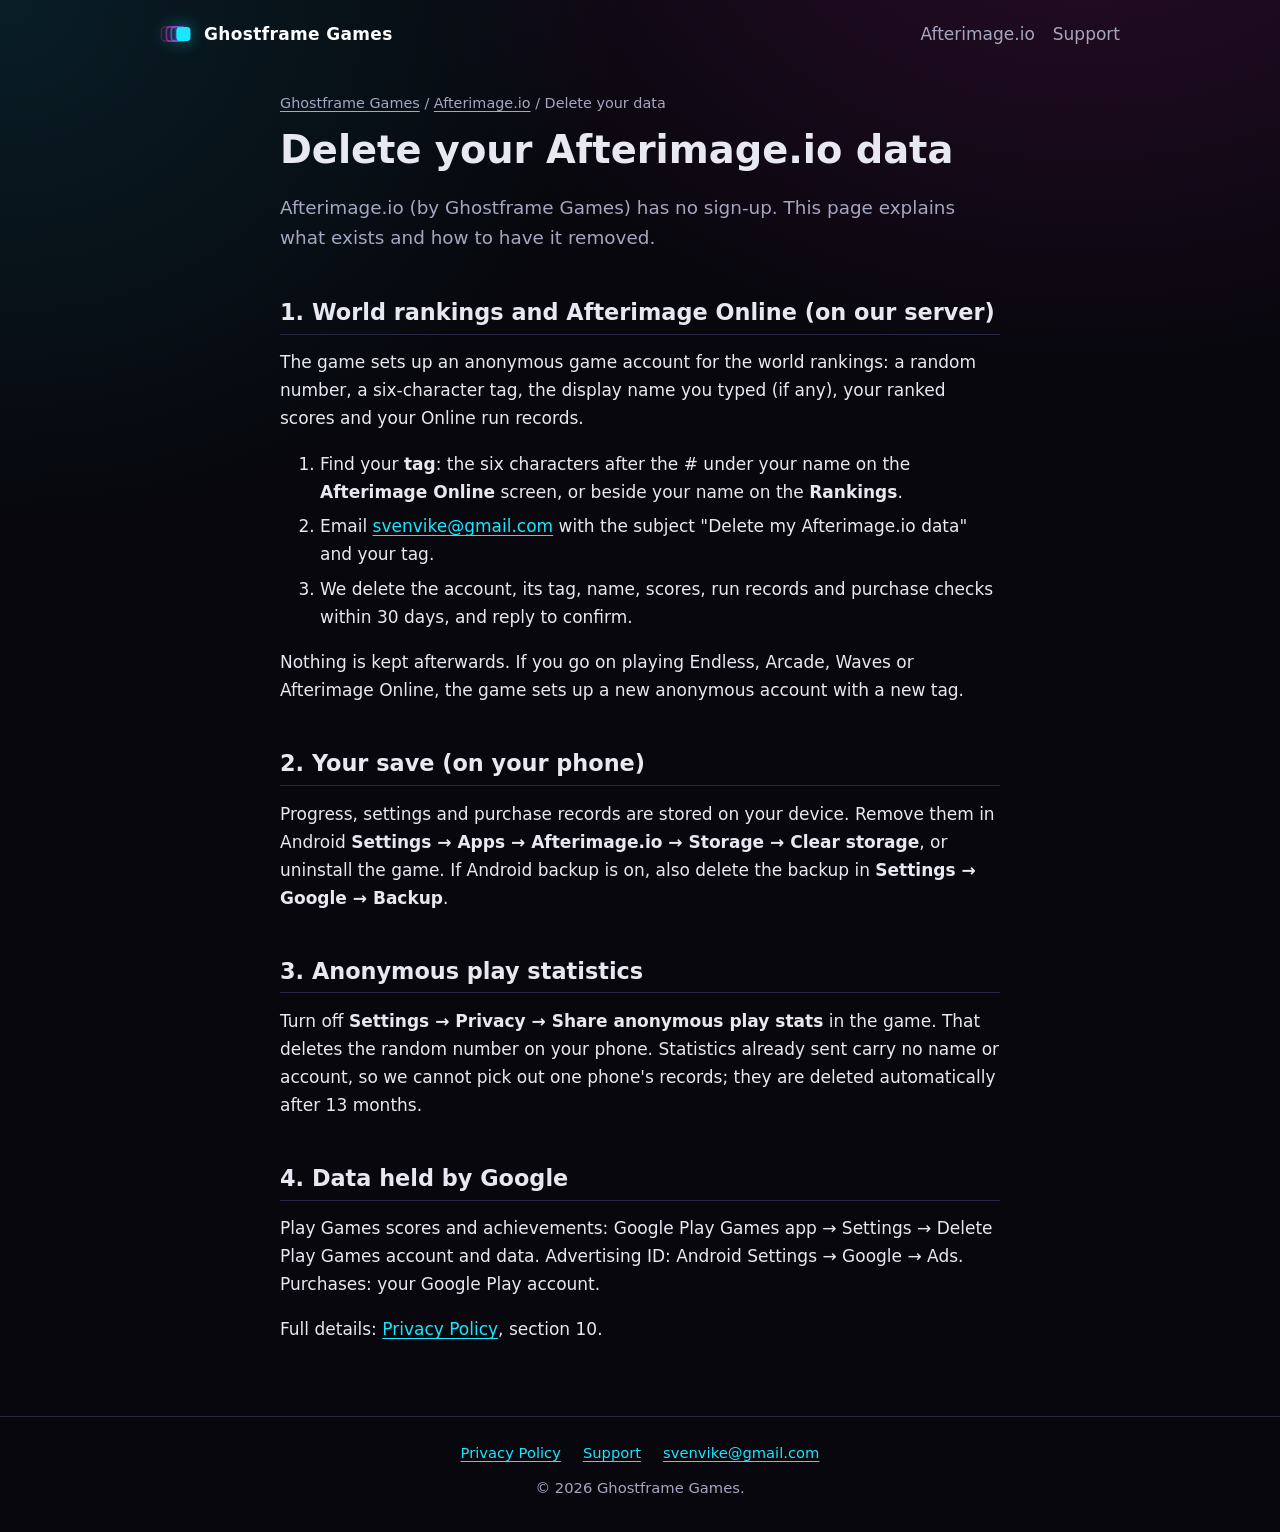
<file: afterimage/delete-data/index.html>
<!DOCTYPE html>
<html lang="en">
<head>
<meta charset="utf-8">
<meta name="viewport" content="width=device-width, initial-scale=1">
<title>Delete your Afterimage.io data - Ghostframe Games</title>
<meta name="description" content="How to delete your Afterimage.io data: the world rankings account, name and scores on our server, and the save on your phone.">
<meta name="theme-color" content="#07070d">
<link rel="icon" href="data:image/svg+xml,%3Csvg xmlns='http://www.w3.org/2000/svg' viewBox='0 0 48 48'%3E%3Crect x='9' y='14' width='20' height='20' rx='5' fill='none' stroke='%23ff2bd6' stroke-width='3' opacity='.6'/%3E%3Crect x='23' y='14' width='20' height='20' rx='5' fill='%2319e6ff'/%3E%3C/svg%3E">
<link rel="stylesheet" href="/style.css">
</head>
<body>
<header class="site-header">
<a class="brand" href="/"><svg class="mark" width="34" height="34" viewBox="0 0 48 48" role="img" aria-label="Ghostframe Games logo">
<rect x="2" y="14" width="20" height="20" rx="5" fill="none" stroke="#ff2bd6" stroke-width="2.5" opacity=".25"/>
<rect x="9" y="14" width="20" height="20" rx="5" fill="none" stroke="#ff2bd6" stroke-width="2.5" opacity=".5"/>
<rect x="16" y="14" width="20" height="20" rx="5" fill="none" stroke="#7a5cff" stroke-width="2.5" opacity=".75"/>
<rect x="23" y="14" width="20" height="20" rx="5" fill="#19e6ff"/>
</svg><span>Ghostframe Games</span></a>
<nav aria-label="Main"><a href="/afterimage/">Afterimage.io</a><a href="/support/">Support</a></nav>
</header>
<main>
<section class="wrap">
<p class="crumb"><a href="/">Ghostframe Games</a> / <a href="/afterimage/">Afterimage.io</a> / Delete your data</p>
<h1>Delete your Afterimage.io data</h1>
<p class="lead">Afterimage.io (by Ghostframe Games) has no sign-up. This page explains what exists and how to have it removed.</p>

<h2>1. World rankings and Afterimage Online (on our server)</h2>
<p>The game sets up an anonymous game account for the world rankings: a random number, a six-character tag, the display name you typed (if any), your ranked scores and your Online run records.</p>
<ol>
<li>Find your <strong>tag</strong>: the six characters after the # under your name on the <strong>Afterimage Online</strong> screen, or beside your name on the <strong>Rankings</strong>.</li>
<li>Email <a href="mailto:svenvike@gmail.com?subject=Delete%20my%20Afterimage.io%20data">svenvike@gmail.com</a> with the subject "Delete my Afterimage.io data" and your tag.</li>
<li>We delete the account, its tag, name, scores, run records and purchase checks within 30 days, and reply to confirm.</li>
</ol>
<p>Nothing is kept afterwards. If you go on playing Endless, Arcade, Waves or Afterimage Online, the game sets up a new anonymous account with a new tag.</p>

<h2>2. Your save (on your phone)</h2>
<p>Progress, settings and purchase records are stored on your device. Remove them in Android <strong>Settings &rarr; Apps &rarr; Afterimage.io &rarr; Storage &rarr; Clear storage</strong>, or uninstall the game. If Android backup is on, also delete the backup in <strong>Settings &rarr; Google &rarr; Backup</strong>.</p>

<h2>3. Anonymous play statistics</h2>
<p>Turn off <strong>Settings &rarr; Privacy &rarr; Share anonymous play stats</strong> in the game. That deletes the random number on your phone. Statistics already sent carry no name or account, so we cannot pick out one phone's records; they are deleted automatically after 13 months.</p>

<h2>4. Data held by Google</h2>
<p>Play Games scores and achievements: Google Play Games app &rarr; Settings &rarr; Delete Play Games account and data. Advertising ID: Android Settings &rarr; Google &rarr; Ads. Purchases: your Google Play account.</p>

<p>Full details: <a href="/afterimage/privacy/">Privacy Policy</a>, section 10.</p>
</section>
</main>
<footer class="site-footer">
<div class="footer-links"><a href="/afterimage/privacy/">Privacy Policy</a><a href="/support/">Support</a><a href="mailto:svenvike@gmail.com">svenvike@gmail.com</a></div>
<p>&copy; 2026 Ghostframe Games.</p>
</footer>
</body>
</html>
</file>
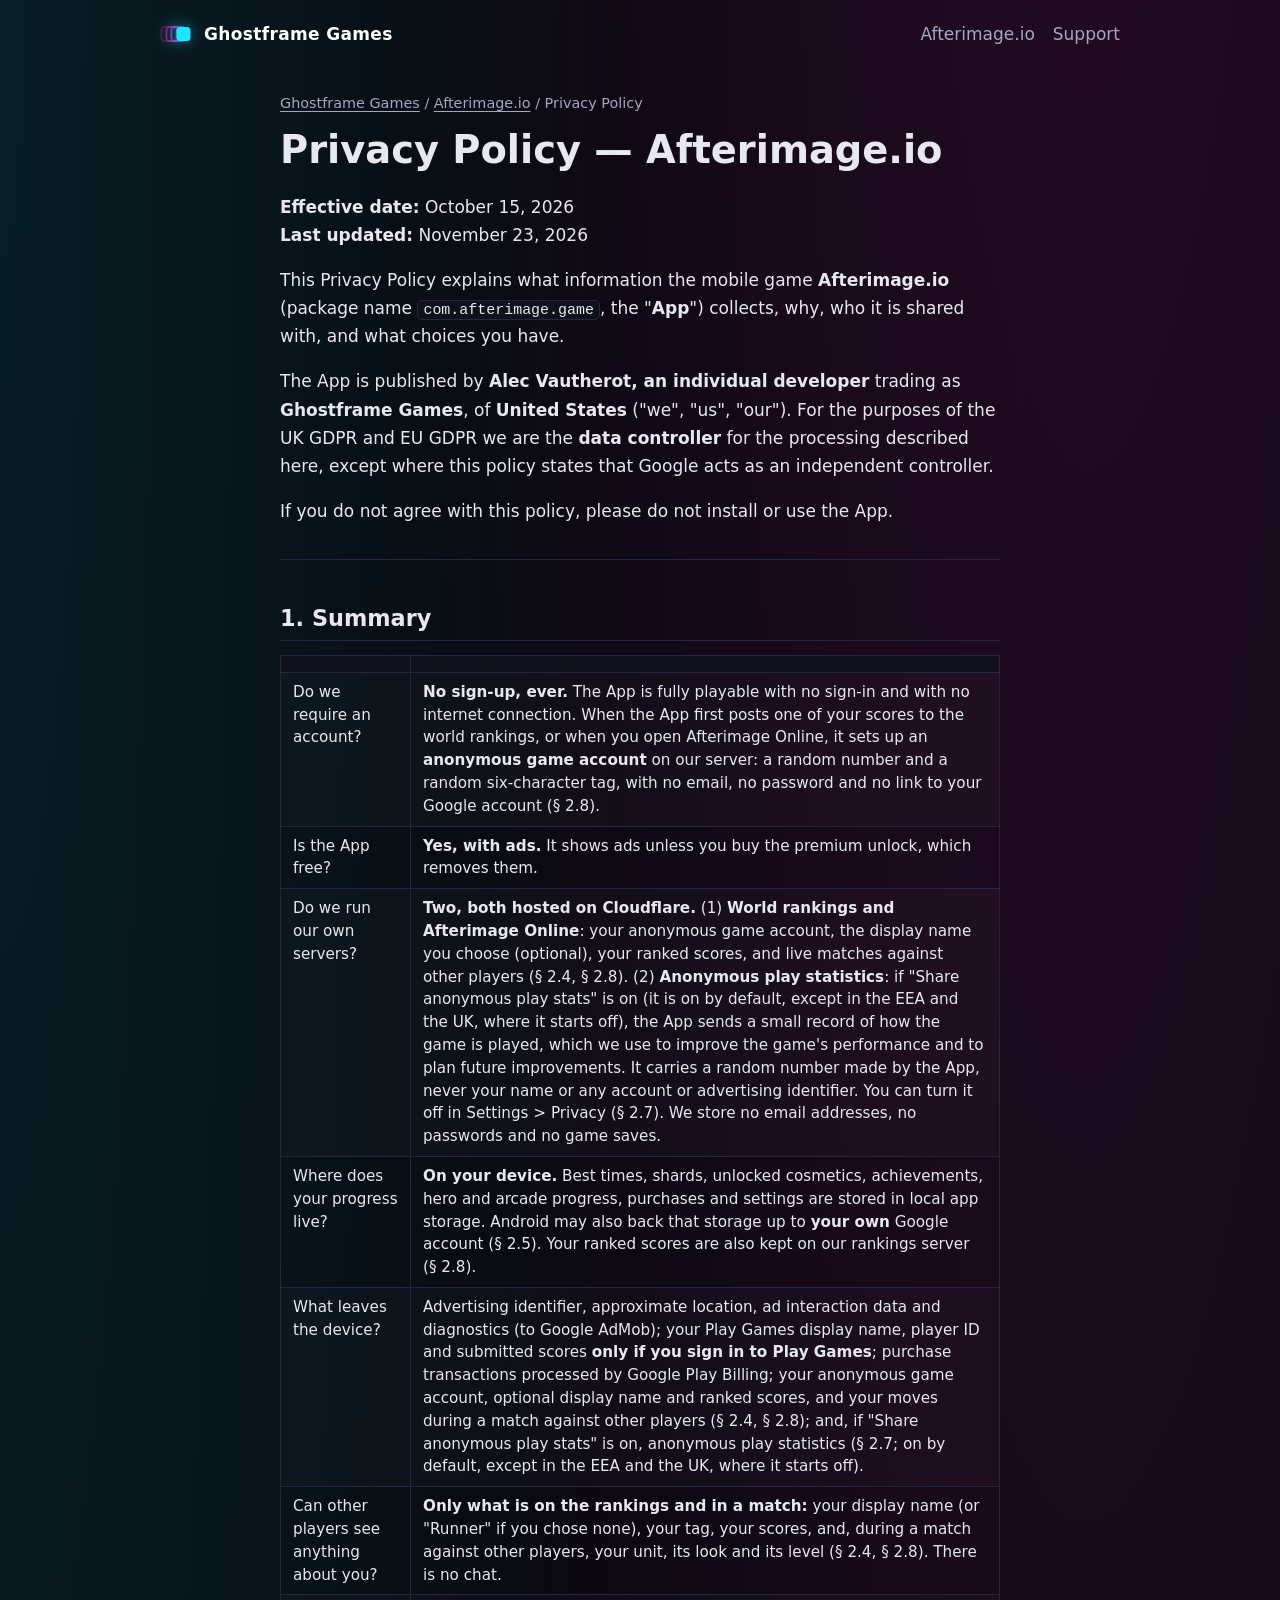
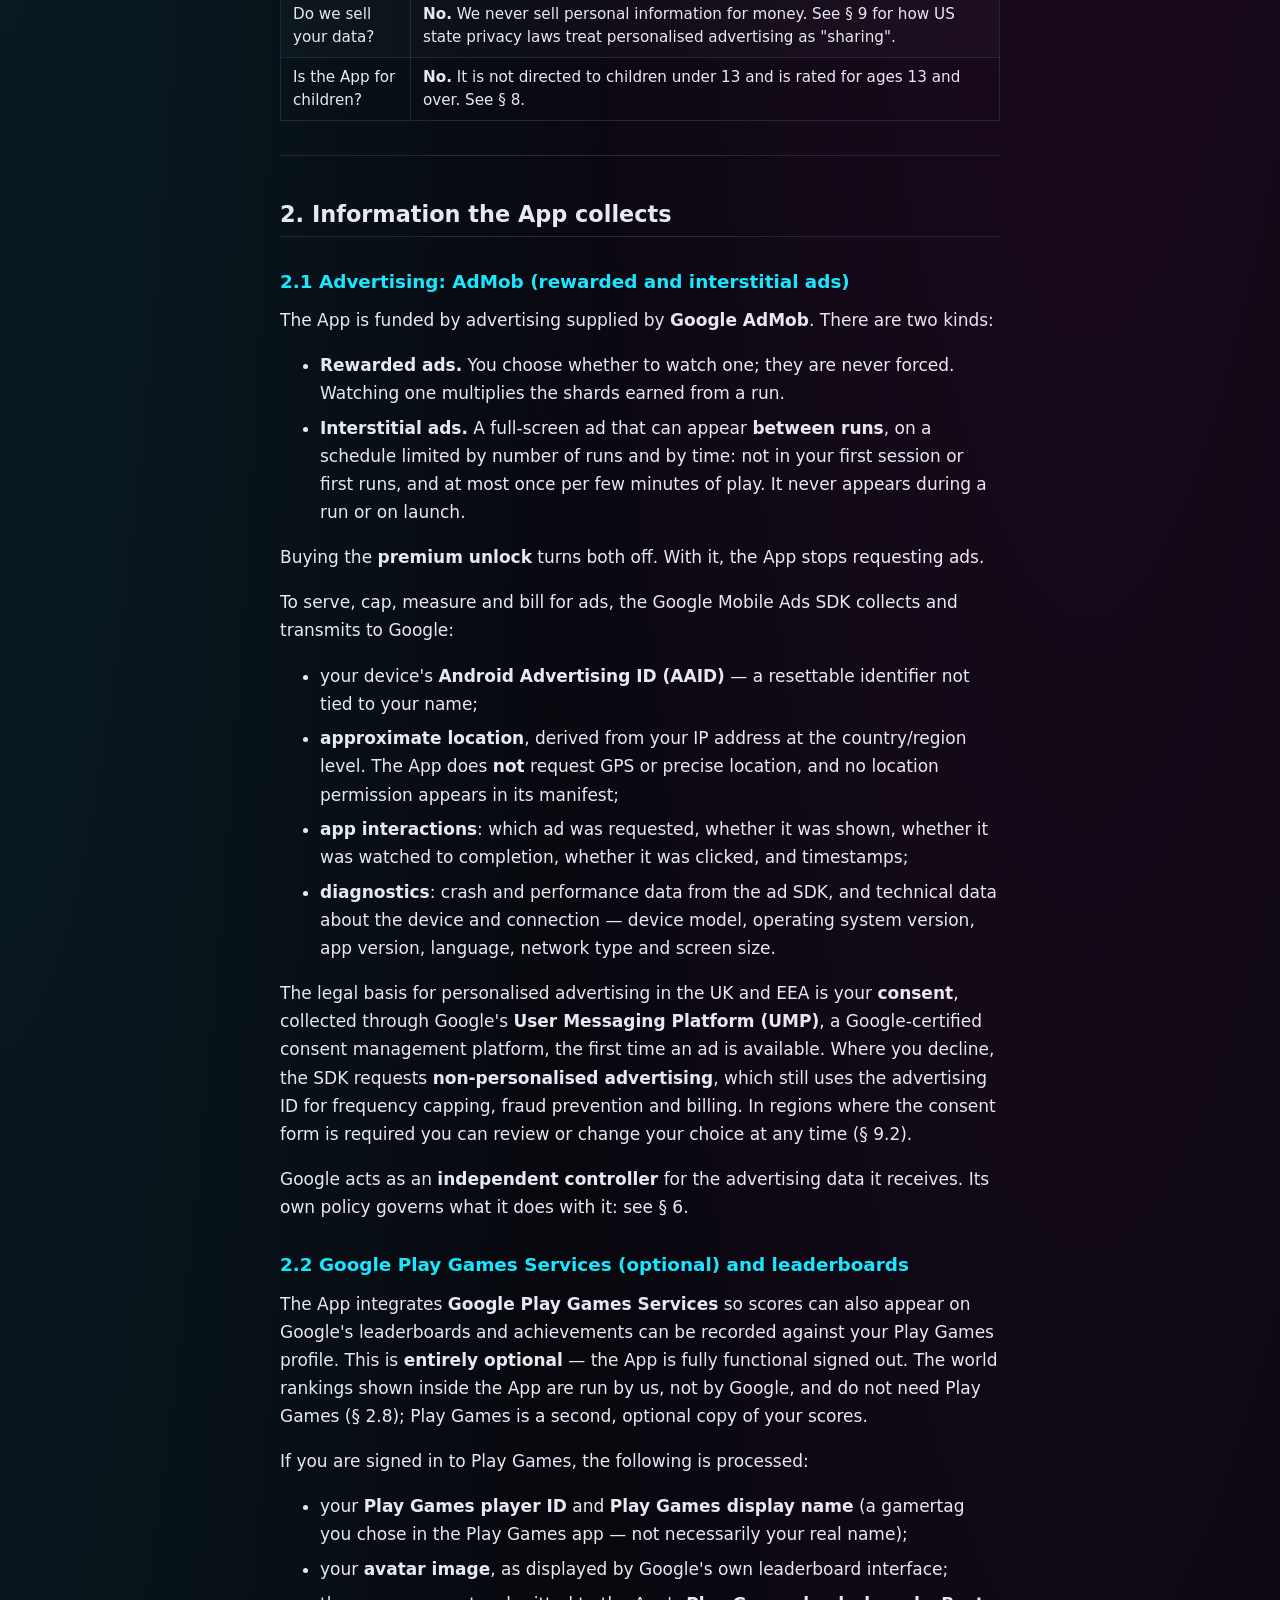
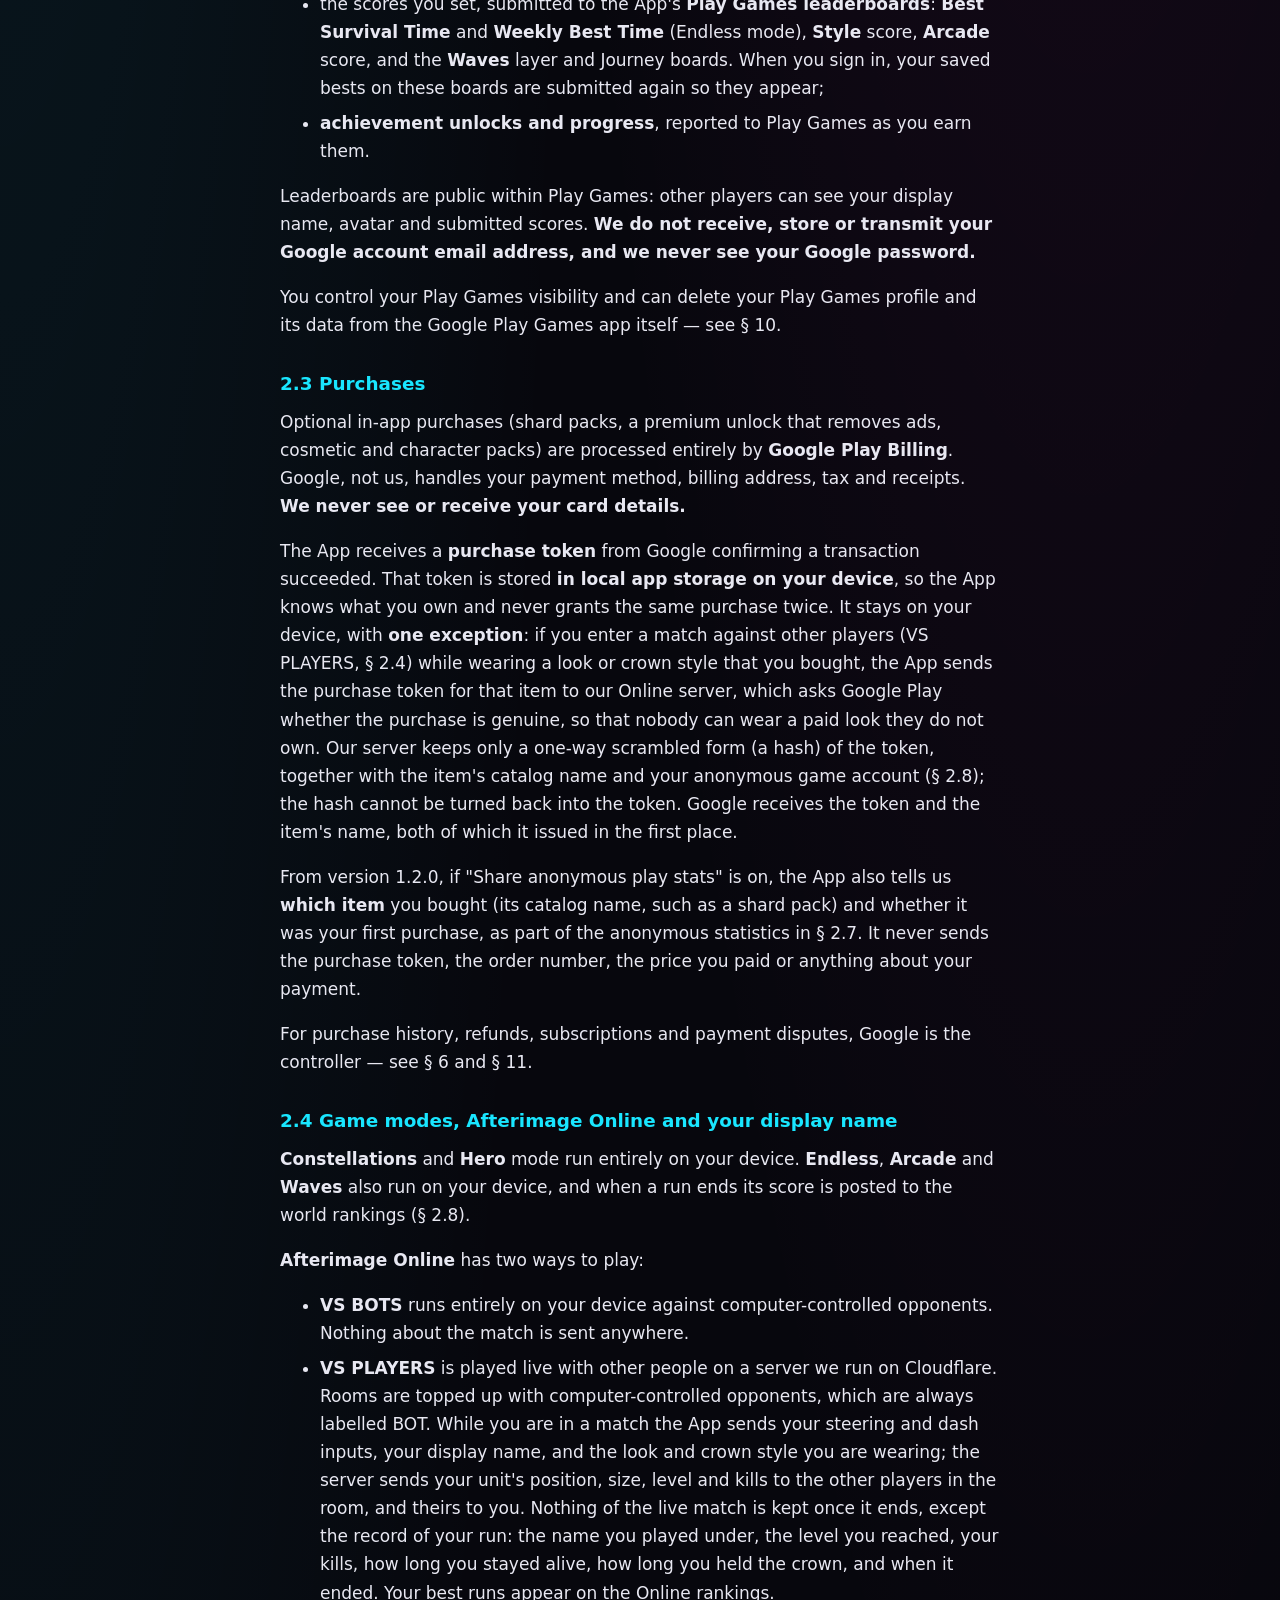
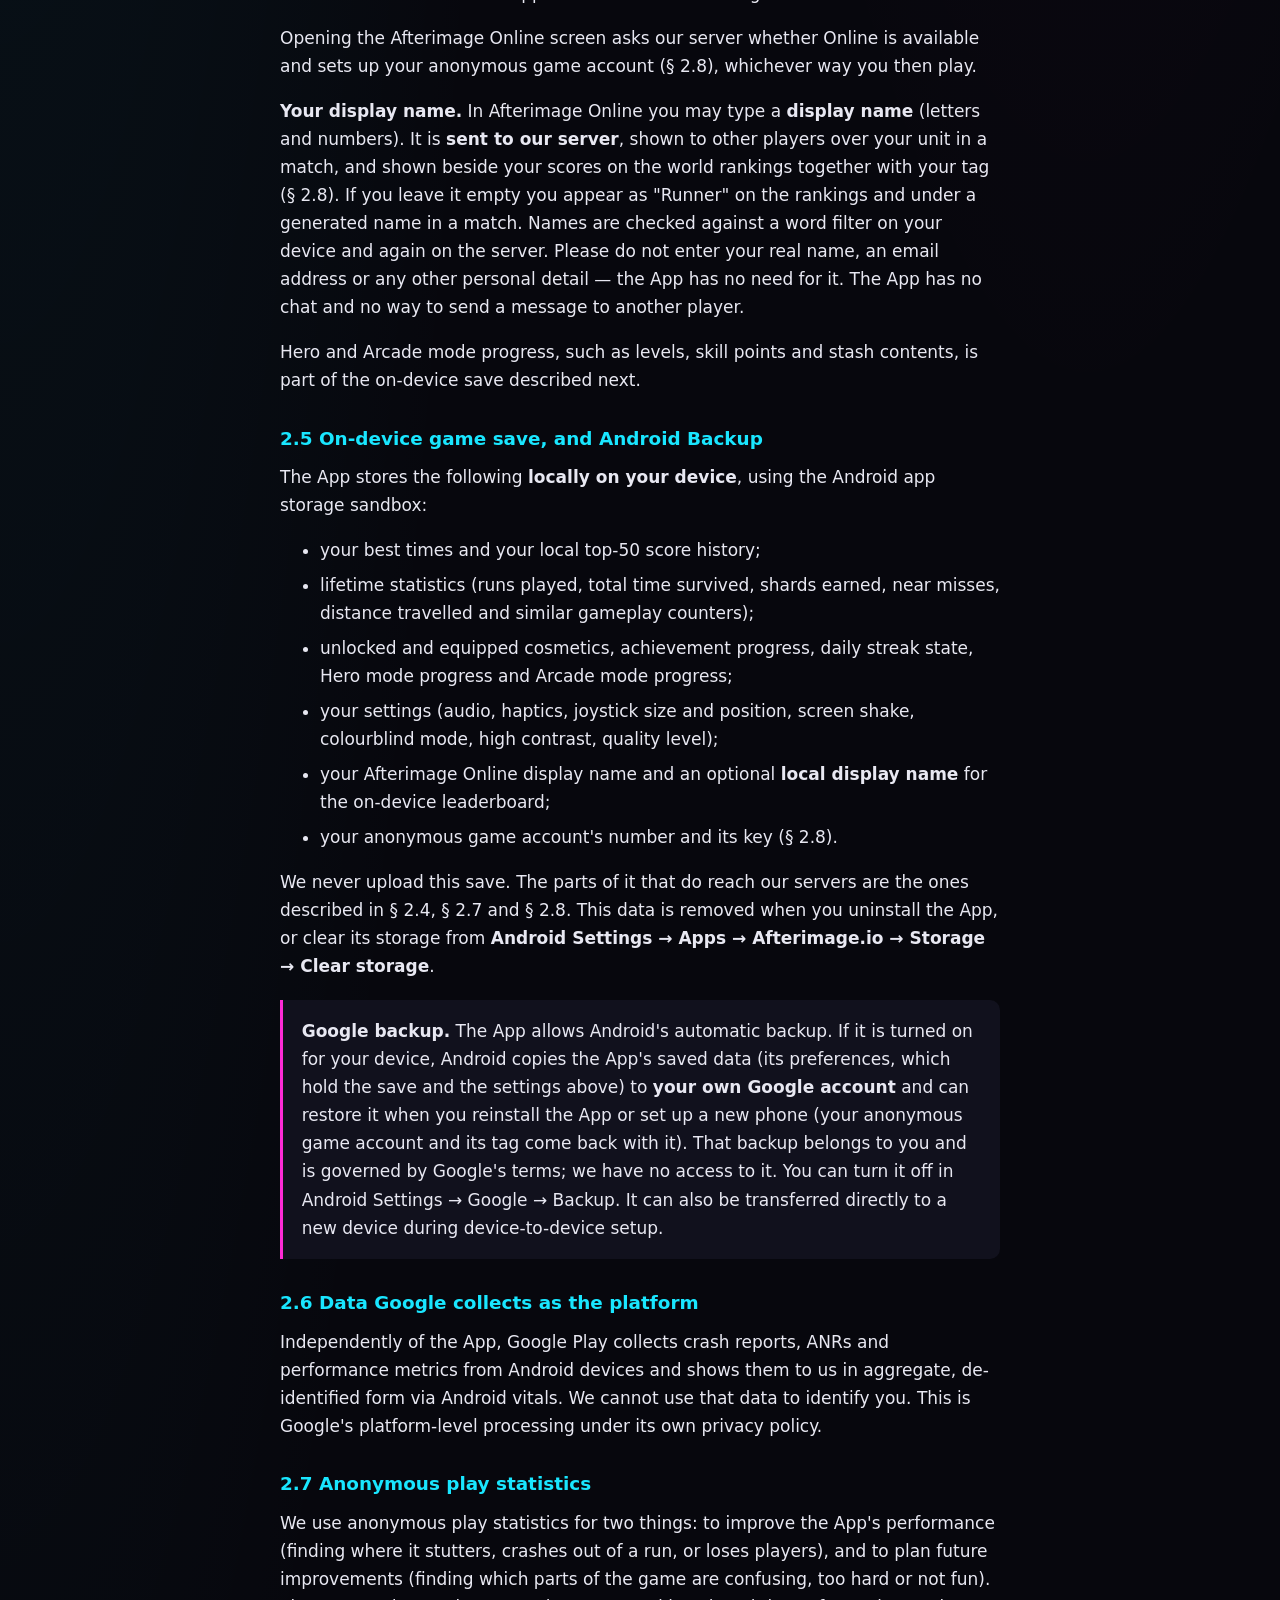
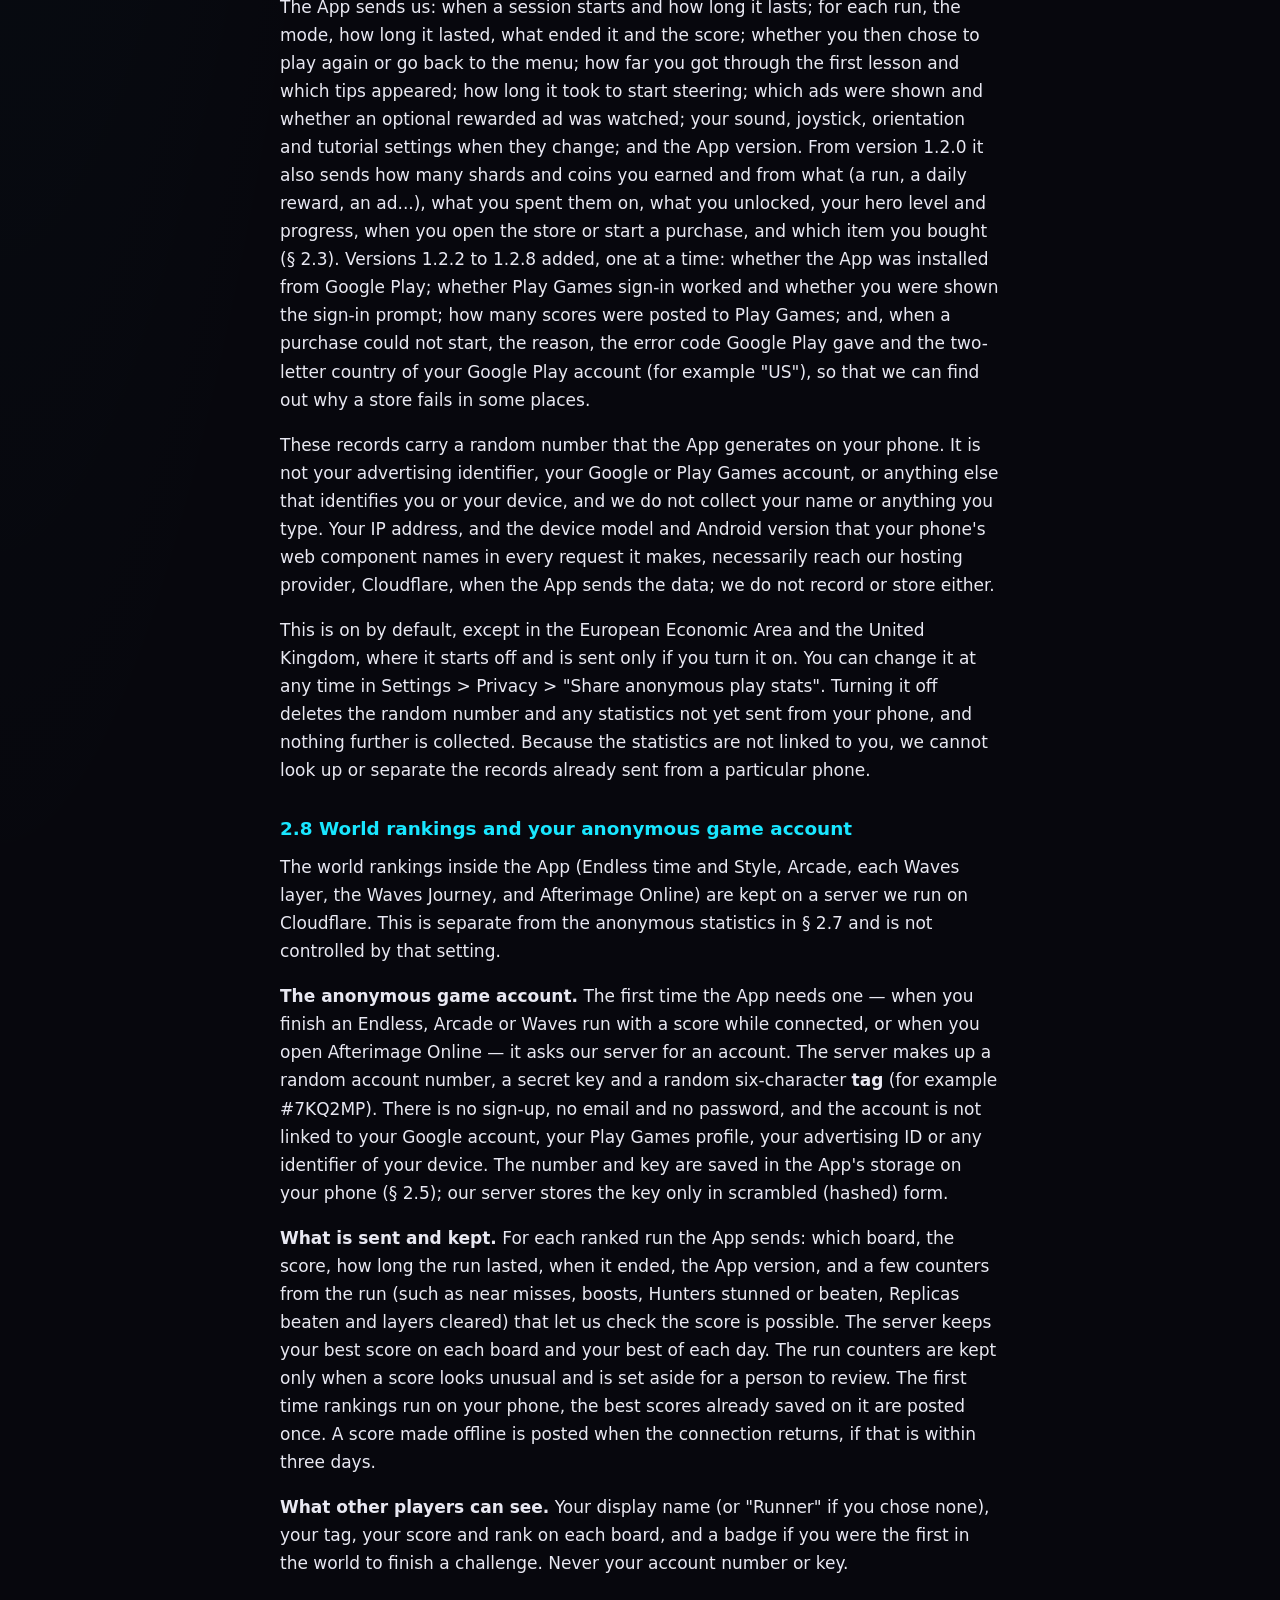
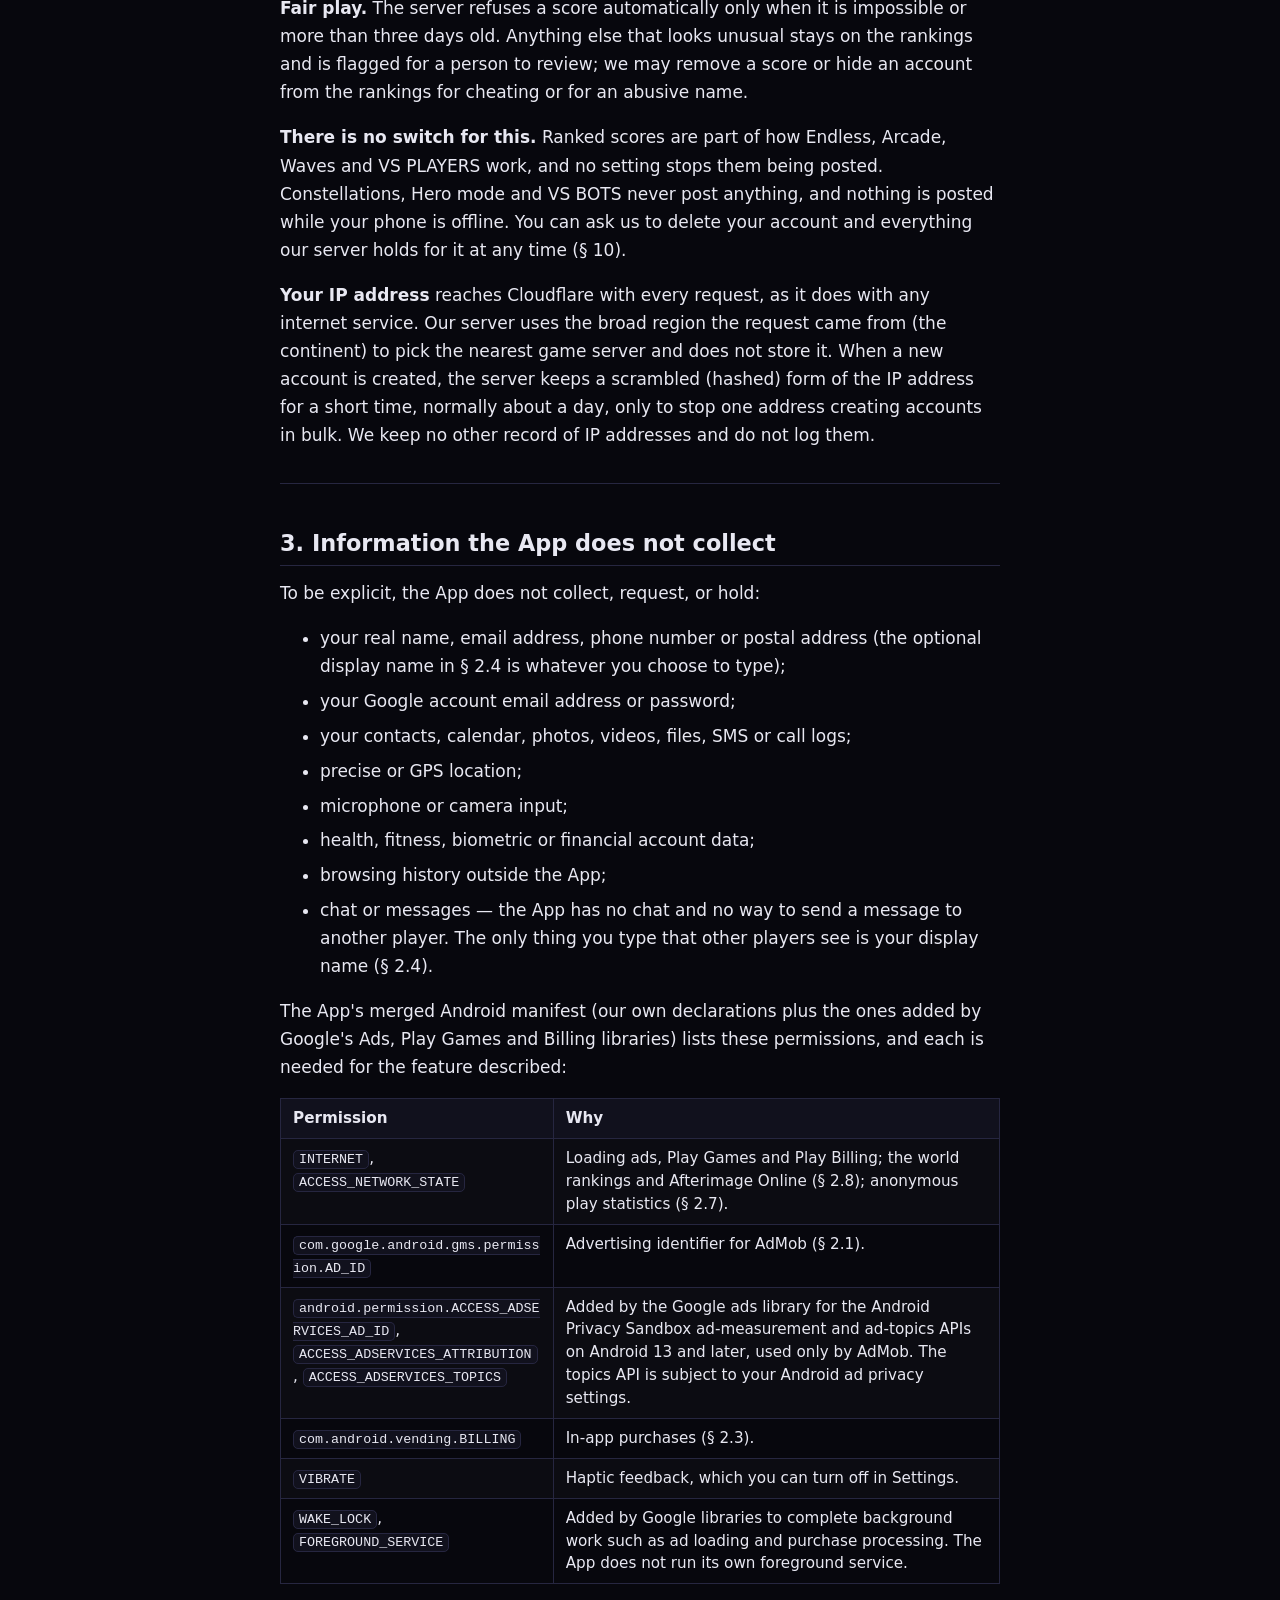
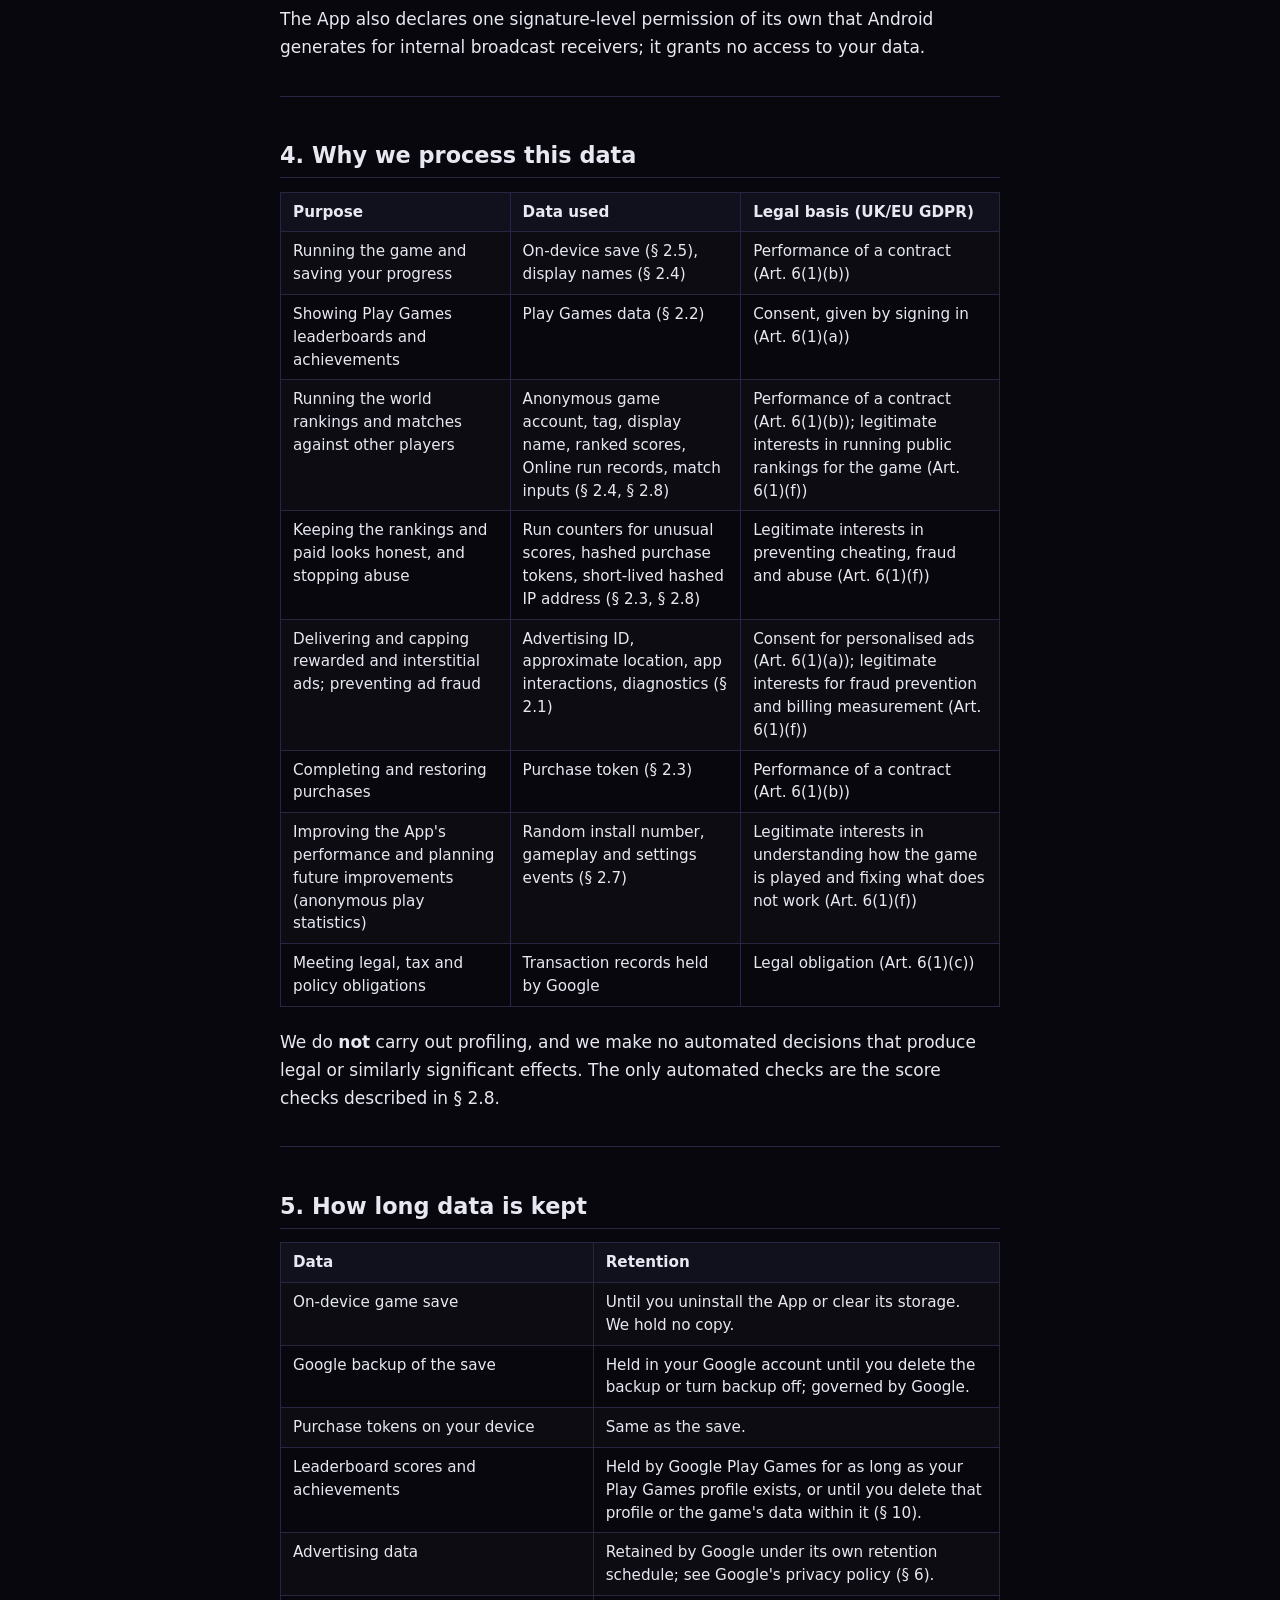
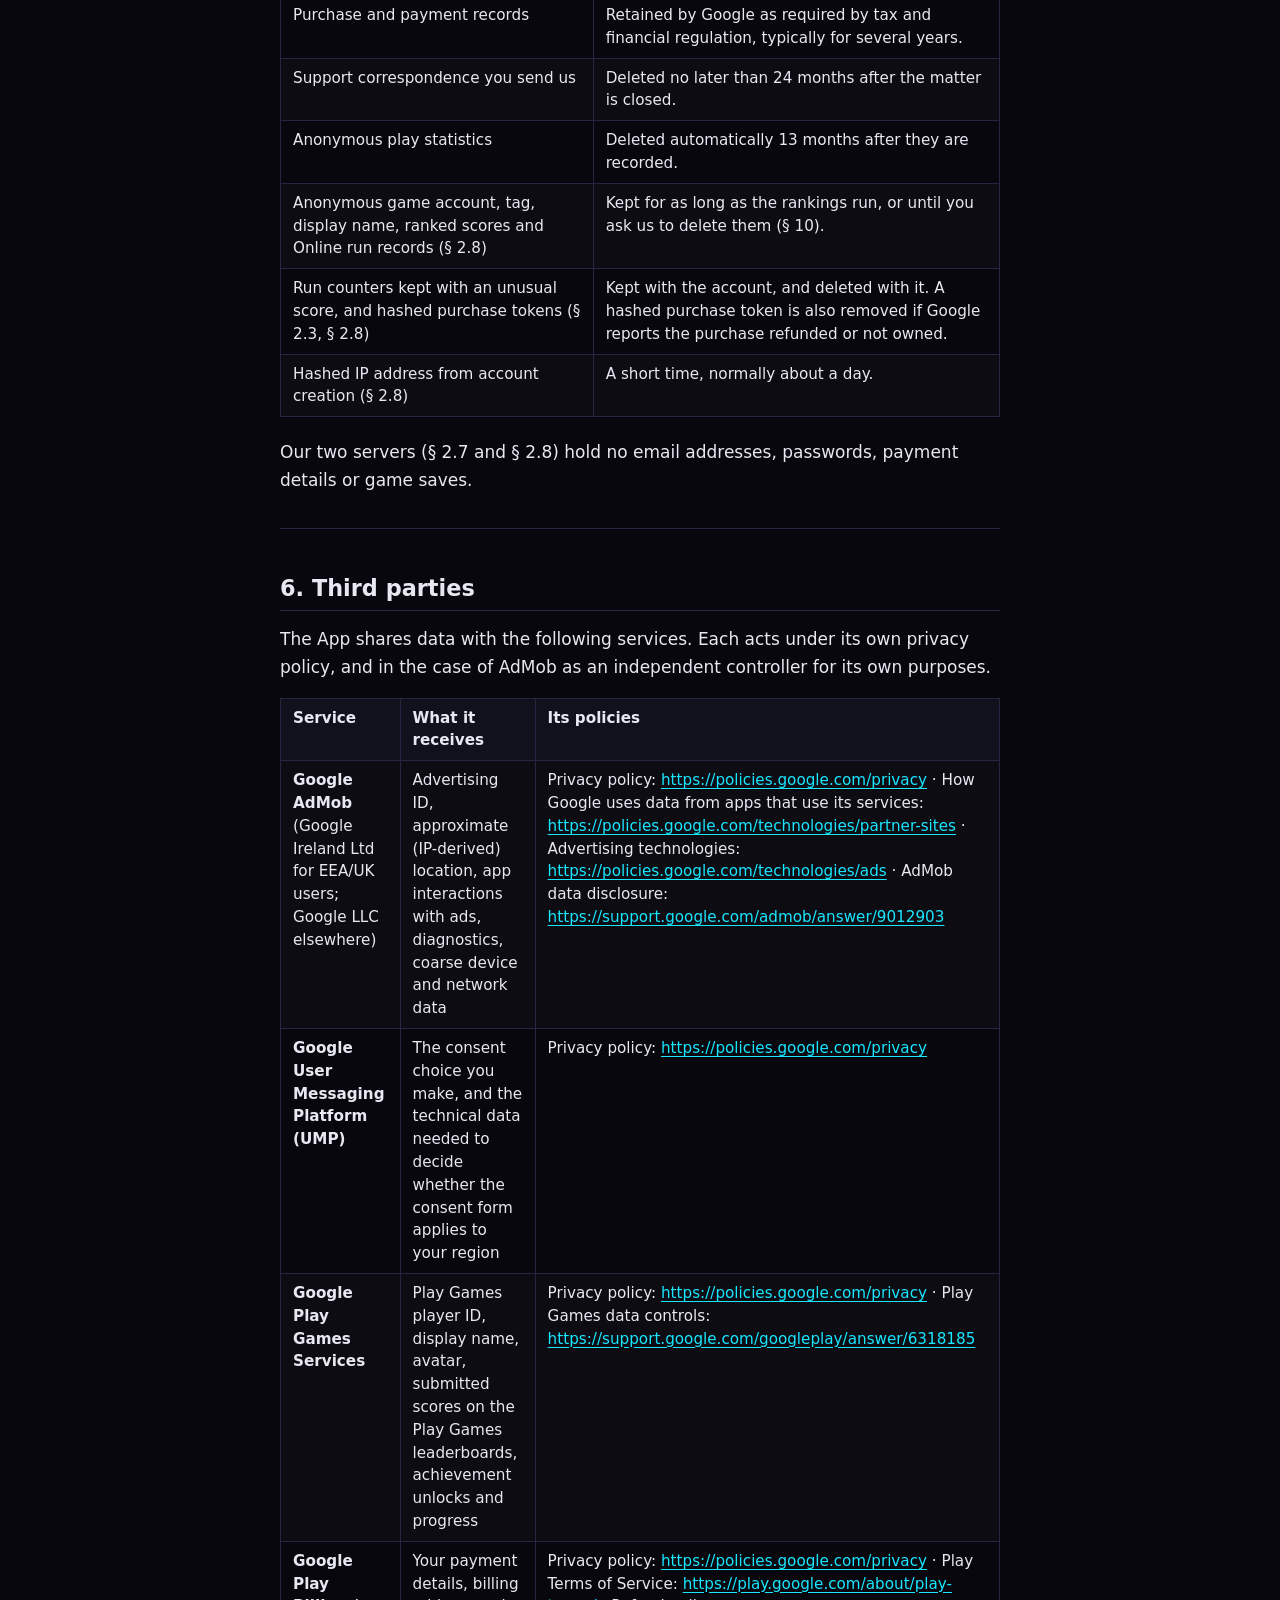
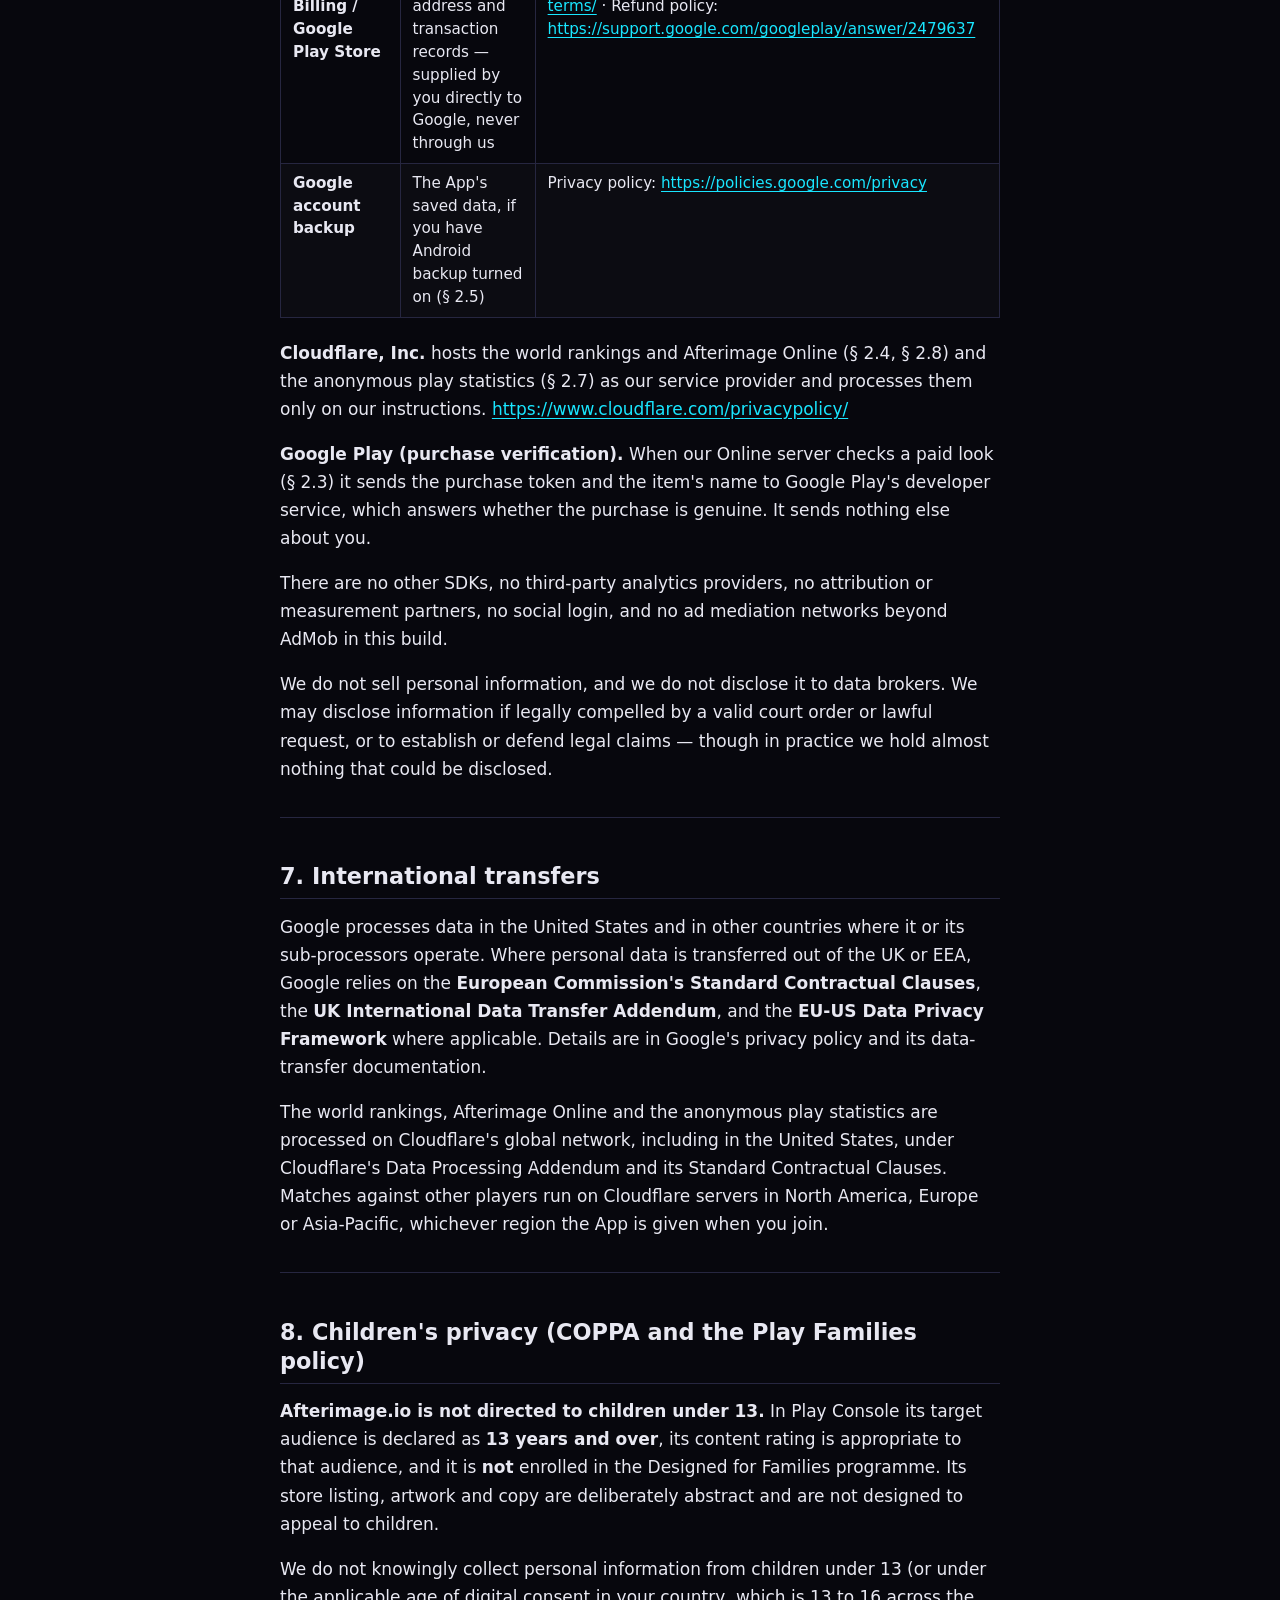
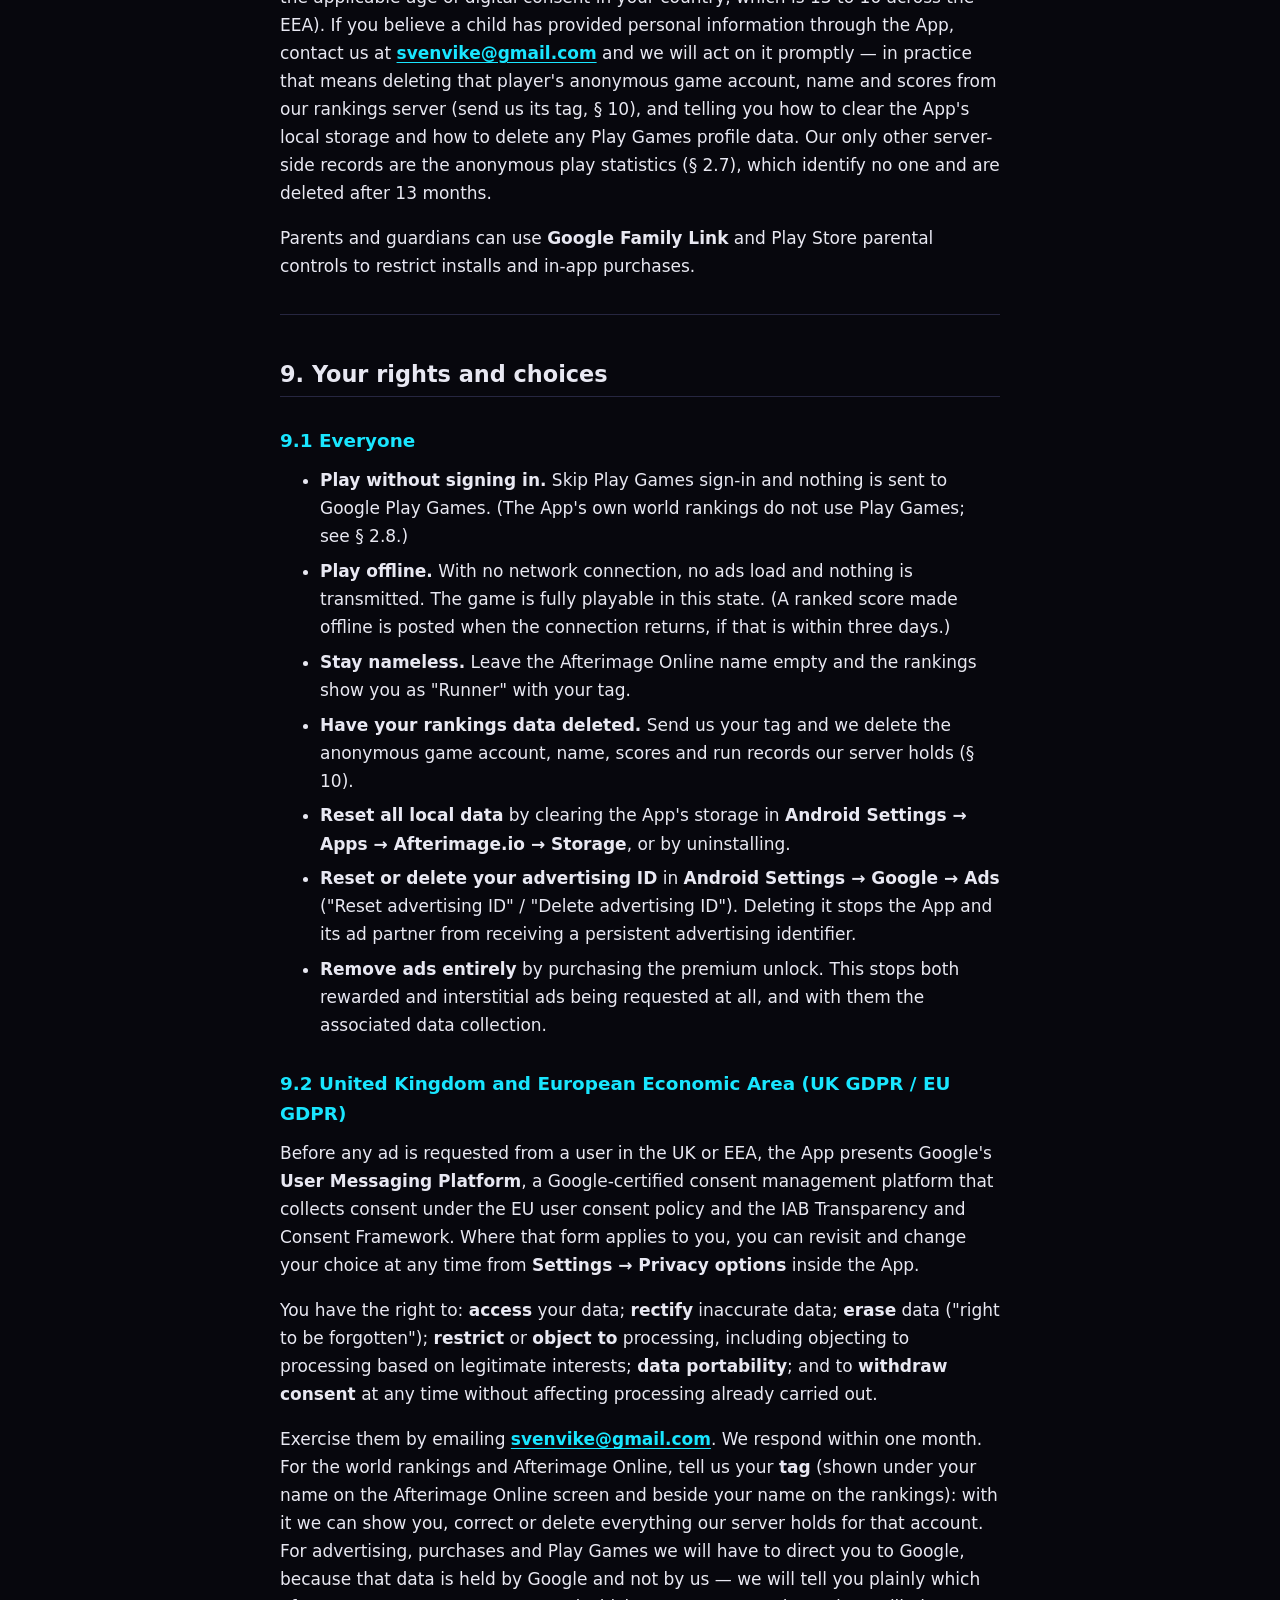
<file: afterimage/privacy/index.html>
<!DOCTYPE html>
<html lang="en">
<head>
<meta charset="utf-8">
<meta name="viewport" content="width=device-width, initial-scale=1">
<title>Privacy Policy - Afterimage.io - Ghostframe Games</title>
<meta name="description" content="Privacy Policy for the Android game Afterimage.io by Ghostframe Games.">
<meta name="theme-color" content="#07070d">
<link rel="icon" href="data:image/svg+xml,%3Csvg xmlns='http://www.w3.org/2000/svg' viewBox='0 0 48 48'%3E%3Crect x='9' y='14' width='20' height='20' rx='5' fill='none' stroke='%23ff2bd6' stroke-width='3' opacity='.6'/%3E%3Crect x='23' y='14' width='20' height='20' rx='5' fill='%2319e6ff'/%3E%3C/svg%3E">
<link rel="stylesheet" href="/style.css">
</head>
<body>
<header class="site-header">
<a class="brand" href="/"><svg class="mark" width="34" height="34" viewBox="0 0 48 48" role="img" aria-label="Ghostframe Games logo">
<rect x="2" y="14" width="20" height="20" rx="5" fill="none" stroke="#ff2bd6" stroke-width="2.5" opacity=".25"/>
<rect x="9" y="14" width="20" height="20" rx="5" fill="none" stroke="#ff2bd6" stroke-width="2.5" opacity=".5"/>
<rect x="16" y="14" width="20" height="20" rx="5" fill="none" stroke="#7a5cff" stroke-width="2.5" opacity=".75"/>
<rect x="23" y="14" width="20" height="20" rx="5" fill="#19e6ff"/>
</svg><span>Ghostframe Games</span></a>
<nav aria-label="Main"><a href="/afterimage/">Afterimage.io</a><a href="/support/">Support</a></nav>
</header>
<main>
<article class="wrap policy">
<p class="crumb"><a href="/">Ghostframe Games</a> / <a href="/afterimage/">Afterimage.io</a> / Privacy Policy</p>
<h1>Privacy Policy &mdash; Afterimage.io</h1>
<p><strong>Effective date:</strong> October 15, 2026<br><strong>Last updated:</strong> November 23, 2026</p>
<p>This Privacy Policy explains what information the mobile game <strong>Afterimage.io</strong>
(package name <code>com.afterimage.game</code>, the &quot;<strong>App</strong>&quot;) collects, why, who it is
shared with, and what choices you have.</p>
<p>The App is published by <strong>Alec Vautherot, an individual developer</strong> trading as <strong>Ghostframe Games</strong>,
of <strong>United States</strong> (&quot;we&quot;, &quot;us&quot;, &quot;our&quot;). For the purposes of
the UK GDPR and EU GDPR we are the <strong>data controller</strong> for the processing
described here, except where this policy states that Google acts as an
independent controller.</p>
<p>If you do not agree with this policy, please do not install or use the App.</p>
<hr>
<h2>1. Summary</h2>
<table>
<thead>
<tr>
<th></th>
<th></th>
</tr>
</thead>
<tbody><tr>
<td>Do we require an account?</td>
<td><strong>No sign-up, ever.</strong> The App is fully playable with no sign-in and with no internet connection. When the App first posts one of your scores to the world rankings, or when you open Afterimage Online, it sets up an <strong>anonymous game account</strong> on our server: a random number and a random six-character tag, with no email, no password and no link to your Google account (§ 2.8).</td>
</tr>
<tr>
<td>Is the App free?</td>
<td><strong>Yes, with ads.</strong> It shows ads unless you buy the premium unlock, which removes them.</td>
</tr>
<tr>
<td>Do we run our own servers?</td>
<td><strong>Two, both hosted on Cloudflare.</strong> (1) <strong>World rankings and Afterimage Online</strong>: your anonymous game account, the display name you choose (optional), your ranked scores, and live matches against other players (§ 2.4, § 2.8). (2) <strong>Anonymous play statistics</strong>: if &quot;Share anonymous play stats&quot; is on (it is on by default, except in the EEA and the UK, where it starts off), the App sends a small record of how the game is played, which we use to improve the game&#39;s performance and to plan future improvements. It carries a random number made by the App, never your name or any account or advertising identifier. You can turn it off in Settings &gt; Privacy (§ 2.7). We store no email addresses, no passwords and no game saves.</td>
</tr>
<tr>
<td>Where does your progress live?</td>
<td><strong>On your device.</strong> Best times, shards, unlocked cosmetics, achievements, hero and arcade progress, purchases and settings are stored in local app storage. Android may also back that storage up to <strong>your own</strong> Google account (§ 2.5). Your ranked scores are also kept on our rankings server (§ 2.8).</td>
</tr>
<tr>
<td>What leaves the device?</td>
<td>Advertising identifier, approximate location, ad interaction data and diagnostics (to Google AdMob); your Play Games display name, player ID and submitted scores <strong>only if you sign in to Play Games</strong>; purchase transactions processed by Google Play Billing; your anonymous game account, optional display name and ranked scores, and your moves during a match against other players (§ 2.4, § 2.8); and, if &quot;Share anonymous play stats&quot; is on, anonymous play statistics (§ 2.7; on by default, except in the EEA and the UK, where it starts off).</td>
</tr>
<tr>
<td>Can other players see anything about you?</td>
<td><strong>Only what is on the rankings and in a match:</strong> your display name (or &quot;Runner&quot; if you chose none), your tag, your scores, and, during a match against other players, your unit, its look and its level (§ 2.4, § 2.8). There is no chat.</td>
</tr>
<tr>
<td>Do we sell your data?</td>
<td><strong>No.</strong> We never sell personal information for money. See § 9 for how US state privacy laws treat personalised advertising as &quot;sharing&quot;.</td>
</tr>
<tr>
<td>Is the App for children?</td>
<td><strong>No.</strong> It is not directed to children under 13 and is rated for ages 13 and over. See § 8.</td>
</tr>
</tbody></table>
<hr>
<h2>2. Information the App collects</h2>
<h3>2.1 Advertising: AdMob (rewarded and interstitial ads)</h3>
<p>The App is funded by advertising supplied by <strong>Google AdMob</strong>. There are two
kinds:</p>
<ul>
<li><strong>Rewarded ads.</strong> You choose whether to watch one; they are never forced.
Watching one multiplies the shards earned from a run.</li>
<li><strong>Interstitial ads.</strong> A full-screen ad that can appear <strong>between runs</strong>, on a
schedule limited by number of runs and by time: not in your first session
or first runs, and at most once per few minutes of play. It never appears
during a run or on launch.</li>
</ul>
<p>Buying the <strong>premium unlock</strong> turns both off. With it, the App stops requesting
ads.</p>
<p>To serve, cap, measure and bill for ads, the Google Mobile Ads SDK collects and
transmits to Google:</p>
<ul>
<li>your device&#39;s <strong>Android Advertising ID (AAID)</strong> — a resettable identifier not
tied to your name;</li>
<li><strong>approximate location</strong>, derived from your IP address at the country/region
level. The App does <strong>not</strong> request GPS or precise location, and no location
permission appears in its manifest;</li>
<li><strong>app interactions</strong>: which ad was requested, whether it was shown, whether
it was watched to completion, whether it was clicked, and timestamps;</li>
<li><strong>diagnostics</strong>: crash and performance data from the ad SDK, and technical
data about the device and connection — device model, operating system
version, app version, language, network type and screen size.</li>
</ul>
<p>The legal basis for personalised advertising in the UK and EEA is your
<strong>consent</strong>, collected through Google&#39;s <strong>User Messaging Platform (UMP)</strong>, a
Google-certified consent management platform, the first time an ad is
available. Where you decline, the SDK requests <strong>non-personalised
advertising</strong>, which still uses the advertising ID for frequency capping, fraud
prevention and billing. In regions where the consent form is required you can
review or change your choice at any time (§ 9.2).</p>
<p>Google acts as an <strong>independent controller</strong> for the advertising data it
receives. Its own policy governs what it does with it: see § 6.</p>
<h3>2.2 Google Play Games Services (optional) and leaderboards</h3>
<p>The App integrates <strong>Google Play Games Services</strong> so scores can also appear on
Google&#39;s leaderboards and achievements can be recorded against your Play Games
profile. This is <strong>entirely optional</strong> — the App is fully functional signed out.
The world rankings shown inside the App are run by us, not by Google, and do not
need Play Games (§ 2.8); Play Games is a second, optional copy of your scores.</p>
<p>If you are signed in to Play Games, the following is processed:</p>
<ul>
<li>your <strong>Play Games player ID</strong> and <strong>Play Games display name</strong> (a gamertag you
chose in the Play Games app — not necessarily your real name);</li>
<li>your <strong>avatar image</strong>, as displayed by Google&#39;s own leaderboard interface;</li>
<li>the scores you set, submitted to the App&#39;s <strong>Play Games leaderboards</strong>: <strong>Best
Survival Time</strong> and <strong>Weekly Best Time</strong> (Endless mode), <strong>Style</strong> score,
<strong>Arcade</strong> score, and the <strong>Waves</strong> layer and Journey boards. When you sign in,
your saved bests on these boards are submitted again so they appear;</li>
<li><strong>achievement unlocks and progress</strong>, reported to Play Games as you earn them.</li>
</ul>
<p>Leaderboards are public within Play Games: other players can see your display
name, avatar and submitted scores. <strong>We do not receive, store or transmit your
Google account email address, and we never see your Google password.</strong></p>
<p>You control your Play Games visibility and can delete your Play Games profile
and its data from the Google Play Games app itself — see § 10.</p>
<h3>2.3 Purchases</h3>
<p>Optional in-app purchases (shard packs, a premium unlock that removes ads,
cosmetic and character packs) are processed entirely by <strong>Google Play
Billing</strong>. Google, not us, handles your payment method, billing address, tax
and receipts. <strong>We never see or receive your card details.</strong></p>
<p>The App receives a <strong>purchase token</strong> from Google confirming a transaction
succeeded. That token is stored <strong>in local app storage on your device</strong>, so the
App knows what you own and never grants the same purchase twice. It stays on
your device, with <strong>one exception</strong>: if you enter a match against other players
(VS PLAYERS, § 2.4) while wearing a look or crown style that you bought, the App
sends the purchase token for that item to our Online server, which asks Google
Play whether the purchase is genuine, so that nobody can wear a paid look they do
not own. Our server keeps only a one-way scrambled form (a hash) of the token,
together with the item&#39;s catalog name and your anonymous game account (§ 2.8); the
hash cannot be turned back into the token. Google receives the token and the
item&#39;s name, both of which it issued in the first place.</p>
<p>From version 1.2.0, if &quot;Share anonymous play stats&quot; is on, the App also tells us
<strong>which item</strong> you bought (its catalog name, such as a shard pack) and whether it
was your first purchase, as part of the anonymous statistics in § 2.7. It never
sends the purchase token, the order number, the price you paid or anything about
your payment.</p>
<p>For purchase history, refunds, subscriptions and payment disputes, Google is the
controller — see § 6 and § 11.</p>
<h3>2.4 Game modes, Afterimage Online and your display name</h3>
<p><strong>Constellations</strong> and <strong>Hero</strong> mode run entirely on your device. <strong>Endless</strong>,
<strong>Arcade</strong> and <strong>Waves</strong> also run on your device, and when a run ends its score
is posted to the world rankings (§ 2.8).</p>
<p><strong>Afterimage Online</strong> has two ways to play:</p>
<ul>
<li><strong>VS BOTS</strong> runs entirely on your device against computer-controlled
opponents. Nothing about the match is sent anywhere.</li>
<li><strong>VS PLAYERS</strong> is played live with other people on a server we run on
Cloudflare. Rooms are topped up with computer-controlled opponents, which are
always labelled BOT. While you are in a match the App sends your steering and
dash inputs, your display name, and the look and crown style you are wearing;
the server sends your unit&#39;s position, size, level and kills to the other
players in the room, and theirs to you. Nothing of the live match is kept once
it ends, except the record of your run: the name you played under, the level
you reached, your kills, how long you stayed alive, how long you held the
crown, and when it ended. Your best runs appear on the Online rankings.</li>
</ul>
<p>Opening the Afterimage Online screen asks our server whether Online is available
and sets up your anonymous game account (§ 2.8), whichever way you then play.</p>
<p><strong>Your display name.</strong> In Afterimage Online you may type a <strong>display name</strong>
(letters and numbers). It is <strong>sent to our server</strong>, shown to other players over
your unit in a match, and shown beside your scores on the world rankings together
with your tag (§ 2.8). If you leave it empty you appear as &quot;Runner&quot; on the
rankings and under a generated name in a match. Names are checked against a word
filter on your device and again on the server. Please do not enter your real
name, an email address or any other personal detail — the App has no need for it.
The App has no chat and no way to send a message to another player.</p>
<p>Hero and Arcade mode progress, such as levels, skill points and stash contents,
is part of the on-device save described next.</p>
<h3>2.5 On-device game save, and Android Backup</h3>
<p>The App stores the following <strong>locally on your device</strong>, using the Android app
storage sandbox:</p>
<ul>
<li>your best times and your local top-50 score history;</li>
<li>lifetime statistics (runs played, total time survived, shards earned, near
misses, distance travelled and similar gameplay counters);</li>
<li>unlocked and equipped cosmetics, achievement progress, daily streak state,
Hero mode progress and Arcade mode progress;</li>
<li>your settings (audio, haptics, joystick size and position, screen shake,
colourblind mode, high contrast, quality level);</li>
<li>your Afterimage Online display name and an optional <strong>local display name</strong>
for the on-device leaderboard;</li>
<li>your anonymous game account&#39;s number and its key (§ 2.8).</li>
</ul>
<p>We never upload this save. The parts of it that do reach our servers are the
ones described in § 2.4, § 2.7 and § 2.8. This data is removed when you uninstall the
App, or clear its storage from <strong>Android Settings → Apps → Afterimage.io →
Storage → Clear storage</strong>.</p>
<blockquote>
<p><strong>Google backup.</strong> The App allows Android&#39;s automatic backup. If it is turned
on for your device, Android copies the App&#39;s saved data (its preferences, which
hold the save and the settings above) to <strong>your own Google account</strong> and can
restore it when you reinstall the App or set up a new phone (your anonymous
game account and its tag come back with it). That backup
belongs to you and is governed by Google&#39;s terms; we have no access to it. You
can turn it off in Android Settings → Google → Backup. It can also be
transferred directly to a new device during device-to-device setup.</p>
</blockquote>
<h3>2.6 Data Google collects as the platform</h3>
<p>Independently of the App, Google Play collects crash reports, ANRs and
performance metrics from Android devices and shows them to us in aggregate,
de-identified form via Android vitals. We cannot use that data to identify you.
This is Google&#39;s platform-level processing under its own privacy policy.</p>
<h3>2.7 Anonymous play statistics</h3>
<p>We use anonymous play statistics for two things: to improve the App&#39;s performance (finding
where it stutters, crashes out of a run, or loses players), and to plan future improvements
(finding which parts of the game are confusing, too hard or not fun). The App sends us: when a session starts and how long it lasts; for each run, the
mode, how long it lasted, what ended it and the score; whether you then chose to play
again or go back to the menu; how far you got through the first lesson and which tips
appeared; how long it took to start steering; which ads were shown and whether an
optional rewarded ad was watched; your sound, joystick, orientation and tutorial
settings when they change; and the App version. From version 1.2.0 it also sends how
many shards and coins you earned and from what (a run, a daily reward, an ad...), what you
spent them on, what you unlocked, your hero level and progress, when you open the store or
start a purchase, and which item you bought (§ 2.3). Versions 1.2.2 to 1.2.8 added, one
at a time: whether the App was installed from Google Play; whether Play Games sign-in worked and
whether you were shown the sign-in prompt; how many scores were posted to Play Games; and,
when a purchase could not start, the reason, the error code Google Play gave and the
two-letter country of your Google Play account (for example &quot;US&quot;), so that we can find out
why a store fails in some places.</p>
<p>These records carry a random number that the App generates on your phone. It is not your
advertising identifier, your Google or Play Games account, or anything else that
identifies you or your device, and we do not collect your name or anything you type.
Your IP address, and the device model and Android version that your phone&#39;s web
component names in every request it makes, necessarily reach our hosting provider,
Cloudflare, when the App sends the data; we do not record or store either.</p>
<p>This is on by default, except in the European Economic Area and the United Kingdom, where
it starts off and is sent only if you turn it on. You can change it at any time in
Settings &gt; Privacy &gt; &quot;Share anonymous play stats&quot;.
Turning it off deletes the random number and any statistics not yet sent from your phone,
and nothing further is collected. Because the statistics are not linked to you, we cannot
look up or separate the records already sent from a particular phone.</p>
<h3>2.8 World rankings and your anonymous game account</h3>
<p>The world rankings inside the App (Endless time and Style, Arcade, each Waves
layer, the Waves Journey, and Afterimage Online) are kept on a server we run on
Cloudflare. This is separate from the anonymous statistics in § 2.7 and is not
controlled by that setting.</p>
<p><strong>The anonymous game account.</strong> The first time the App needs one — when you
finish an Endless, Arcade or Waves run with a score while connected, or when you
open Afterimage Online — it asks our server for an account. The server makes up a
random account number, a secret key and a random six-character <strong>tag</strong> (for
example #7KQ2MP). There is no sign-up, no email and no password, and the account
is not linked to your Google account, your Play Games profile, your advertising
ID or any identifier of your device. The number and key are saved in the App&#39;s
storage on your phone (§ 2.5); our server stores the key only in scrambled
(hashed) form.</p>
<p><strong>What is sent and kept.</strong> For each ranked run the App sends: which board, the
score, how long the run lasted, when it ended, the App version, and a few counters
from the run (such as near misses, boosts, Hunters stunned or beaten, Replicas
beaten and layers cleared) that let us check the score is possible. The server
keeps your best score on each board and your best of each day. The run counters
are kept only when a score looks unusual and is set aside for a person to review.
The first time rankings run on your phone, the best scores already saved on it
are posted once. A score made offline is posted when the connection returns, if
that is within three days.</p>
<p><strong>What other players can see.</strong> Your display name (or &quot;Runner&quot; if you chose
none), your tag, your score and rank on each board, and a badge if you were the
first in the world to finish a challenge. Never your account number or key.</p>
<p><strong>Fair play.</strong> The server refuses a score automatically only when it is
impossible or more than three days old. Anything else that looks unusual stays
on the rankings and is flagged for a person to review; we may remove a score or
hide an account from the rankings for cheating or for an abusive name.</p>
<p><strong>There is no switch for this.</strong> Ranked scores are part of how Endless, Arcade,
Waves and VS PLAYERS work, and no setting stops them being posted. Constellations,
Hero mode and VS BOTS never post anything, and nothing is posted while your phone
is offline. You can ask us to delete your account and everything our server holds
for it at any time (§ 10).</p>
<p><strong>Your IP address</strong> reaches Cloudflare with every request, as it does with any
internet service. Our server uses the broad region the request came from (the
continent) to pick the nearest game server and does not store it. When a new
account is created, the server keeps a scrambled (hashed) form of the IP address
for a short time, normally about a day, only to stop one address creating
accounts in bulk. We keep no other record of IP addresses and do not log them.</p>
<hr>
<h2>3. Information the App does <strong>not</strong> collect</h2>
<p>To be explicit, the App does not collect, request, or hold:</p>
<ul>
<li>your real name, email address, phone number or postal address (the optional
display name in § 2.4 is whatever you choose to type);</li>
<li>your Google account email address or password;</li>
<li>your contacts, calendar, photos, videos, files, SMS or call logs;</li>
<li>precise or GPS location;</li>
<li>microphone or camera input;</li>
<li>health, fitness, biometric or financial account data;</li>
<li>browsing history outside the App;</li>
<li>chat or messages — the App has no chat and no way to send a message to another
player. The only thing you type that other players see is your display name
(§ 2.4).</li>
</ul>
<p>The App&#39;s merged Android manifest (our own declarations plus the ones added by
Google&#39;s Ads, Play Games and Billing libraries) lists these permissions, and
each is needed for the feature described:</p>
<table>
<thead>
<tr>
<th>Permission</th>
<th>Why</th>
</tr>
</thead>
<tbody><tr>
<td><code>INTERNET</code>, <code>ACCESS_NETWORK_STATE</code></td>
<td>Loading ads, Play Games and Play Billing; the world rankings and Afterimage Online (§ 2.8); anonymous play statistics (§ 2.7).</td>
</tr>
<tr>
<td><code>com.google.android.gms.permission.AD_ID</code></td>
<td>Advertising identifier for AdMob (§ 2.1).</td>
</tr>
<tr>
<td><code>android.permission.ACCESS_ADSERVICES_AD_ID</code>, <code>ACCESS_ADSERVICES_ATTRIBUTION</code>, <code>ACCESS_ADSERVICES_TOPICS</code></td>
<td>Added by the Google ads library for the Android Privacy Sandbox ad-measurement and ad-topics APIs on Android 13 and later, used only by AdMob. The topics API is subject to your Android ad privacy settings.</td>
</tr>
<tr>
<td><code>com.android.vending.BILLING</code></td>
<td>In-app purchases (§ 2.3).</td>
</tr>
<tr>
<td><code>VIBRATE</code></td>
<td>Haptic feedback, which you can turn off in Settings.</td>
</tr>
<tr>
<td><code>WAKE_LOCK</code>, <code>FOREGROUND_SERVICE</code></td>
<td>Added by Google libraries to complete background work such as ad loading and purchase processing. The App does not run its own foreground service.</td>
</tr>
</tbody></table>
<p>The App also declares one signature-level permission of its own that Android
generates for internal broadcast receivers; it grants no access to your data.</p>
<hr>
<h2>4. Why we process this data</h2>
<table>
<thead>
<tr>
<th>Purpose</th>
<th>Data used</th>
<th>Legal basis (UK/EU GDPR)</th>
</tr>
</thead>
<tbody><tr>
<td>Running the game and saving your progress</td>
<td>On-device save (§ 2.5), display names (§ 2.4)</td>
<td>Performance of a contract (Art. 6(1)(b))</td>
</tr>
<tr>
<td>Showing Play Games leaderboards and achievements</td>
<td>Play Games data (§ 2.2)</td>
<td>Consent, given by signing in (Art. 6(1)(a))</td>
</tr>
<tr>
<td>Running the world rankings and matches against other players</td>
<td>Anonymous game account, tag, display name, ranked scores, Online run records, match inputs (§ 2.4, § 2.8)</td>
<td>Performance of a contract (Art. 6(1)(b)); legitimate interests in running public rankings for the game (Art. 6(1)(f))</td>
</tr>
<tr>
<td>Keeping the rankings and paid looks honest, and stopping abuse</td>
<td>Run counters for unusual scores, hashed purchase tokens, short-lived hashed IP address (§ 2.3, § 2.8)</td>
<td>Legitimate interests in preventing cheating, fraud and abuse (Art. 6(1)(f))</td>
</tr>
<tr>
<td>Delivering and capping rewarded and interstitial ads; preventing ad fraud</td>
<td>Advertising ID, approximate location, app interactions, diagnostics (§ 2.1)</td>
<td>Consent for personalised ads (Art. 6(1)(a)); legitimate interests for fraud prevention and billing measurement (Art. 6(1)(f))</td>
</tr>
<tr>
<td>Completing and restoring purchases</td>
<td>Purchase token (§ 2.3)</td>
<td>Performance of a contract (Art. 6(1)(b))</td>
</tr>
<tr>
<td>Improving the App&#39;s performance and planning future improvements (anonymous play statistics)</td>
<td>Random install number, gameplay and settings events (§ 2.7)</td>
<td>Legitimate interests in understanding how the game is played and fixing what does not work (Art. 6(1)(f))</td>
</tr>
<tr>
<td>Meeting legal, tax and policy obligations</td>
<td>Transaction records held by Google</td>
<td>Legal obligation (Art. 6(1)(c))</td>
</tr>
</tbody></table>
<p>We do <strong>not</strong> carry out profiling, and we make no automated decisions that
produce legal or similarly significant effects. The only automated checks are the
score checks described in § 2.8.</p>
<hr>
<h2>5. How long data is kept</h2>
<table>
<thead>
<tr>
<th>Data</th>
<th>Retention</th>
</tr>
</thead>
<tbody><tr>
<td>On-device game save</td>
<td>Until you uninstall the App or clear its storage. We hold no copy.</td>
</tr>
<tr>
<td>Google backup of the save</td>
<td>Held in your Google account until you delete the backup or turn backup off; governed by Google.</td>
</tr>
<tr>
<td>Purchase tokens on your device</td>
<td>Same as the save.</td>
</tr>
<tr>
<td>Leaderboard scores and achievements</td>
<td>Held by Google Play Games for as long as your Play Games profile exists, or until you delete that profile or the game&#39;s data within it (§ 10).</td>
</tr>
<tr>
<td>Advertising data</td>
<td>Retained by Google under its own retention schedule; see Google&#39;s privacy policy (§ 6).</td>
</tr>
<tr>
<td>Purchase and payment records</td>
<td>Retained by Google as required by tax and financial regulation, typically for several years.</td>
</tr>
<tr>
<td>Support correspondence you send us</td>
<td>Deleted no later than 24 months after the matter is closed.</td>
</tr>
<tr>
<td>Anonymous play statistics</td>
<td>Deleted automatically 13 months after they are recorded.</td>
</tr>
<tr>
<td>Anonymous game account, tag, display name, ranked scores and Online run records (§ 2.8)</td>
<td>Kept for as long as the rankings run, or until you ask us to delete them (§ 10).</td>
</tr>
<tr>
<td>Run counters kept with an unusual score, and hashed purchase tokens (§ 2.3, § 2.8)</td>
<td>Kept with the account, and deleted with it. A hashed purchase token is also removed if Google reports the purchase refunded or not owned.</td>
</tr>
<tr>
<td>Hashed IP address from account creation (§ 2.8)</td>
<td>A short time, normally about a day.</td>
</tr>
</tbody></table>
<p>Our two servers (§ 2.7 and § 2.8) hold no email addresses, passwords, payment details
or game saves.</p>
<hr>
<h2>6. Third parties</h2>
<p>The App shares data with the following services. Each acts under its own
privacy policy, and in the case of AdMob as an independent controller for its
own purposes.</p>
<table>
<thead>
<tr>
<th>Service</th>
<th>What it receives</th>
<th>Its policies</th>
</tr>
</thead>
<tbody><tr>
<td><strong>Google AdMob</strong> (Google Ireland Ltd for EEA/UK users; Google LLC elsewhere)</td>
<td>Advertising ID, approximate (IP-derived) location, app interactions with ads, diagnostics, coarse device and network data</td>
<td>Privacy policy: <a href="https://policies.google.com/privacy" rel="noopener">https://policies.google.com/privacy</a> · How Google uses data from apps that use its services: <a href="https://policies.google.com/technologies/partner-sites" rel="noopener">https://policies.google.com/technologies/partner-sites</a> · Advertising technologies: <a href="https://policies.google.com/technologies/ads" rel="noopener">https://policies.google.com/technologies/ads</a> · AdMob data disclosure: <a href="https://support.google.com/admob/answer/9012903" rel="noopener">https://support.google.com/admob/answer/9012903</a></td>
</tr>
<tr>
<td><strong>Google User Messaging Platform (UMP)</strong></td>
<td>The consent choice you make, and the technical data needed to decide whether the consent form applies to your region</td>
<td>Privacy policy: <a href="https://policies.google.com/privacy" rel="noopener">https://policies.google.com/privacy</a></td>
</tr>
<tr>
<td><strong>Google Play Games Services</strong></td>
<td>Play Games player ID, display name, avatar, submitted scores on the Play Games leaderboards, achievement unlocks and progress</td>
<td>Privacy policy: <a href="https://policies.google.com/privacy" rel="noopener">https://policies.google.com/privacy</a> · Play Games data controls: <a href="https://support.google.com/googleplay/answer/6318185" rel="noopener">https://support.google.com/googleplay/answer/6318185</a></td>
</tr>
<tr>
<td><strong>Google Play Billing / Google Play Store</strong></td>
<td>Your payment details, billing address and transaction records — supplied by you directly to Google, never through us</td>
<td>Privacy policy: <a href="https://policies.google.com/privacy" rel="noopener">https://policies.google.com/privacy</a> · Play Terms of Service: <a href="https://play.google.com/about/play-terms/" rel="noopener">https://play.google.com/about/play-terms/</a> · Refund policy: <a href="https://support.google.com/googleplay/answer/2479637" rel="noopener">https://support.google.com/googleplay/answer/2479637</a></td>
</tr>
<tr>
<td><strong>Google account backup</strong></td>
<td>The App&#39;s saved data, if you have Android backup turned on (§ 2.5)</td>
<td>Privacy policy: <a href="https://policies.google.com/privacy" rel="noopener">https://policies.google.com/privacy</a></td>
</tr>
</tbody></table>
<p><strong>Cloudflare, Inc.</strong> hosts the world rankings and Afterimage Online (§ 2.4, § 2.8) and the
anonymous play statistics (§ 2.7) as our service provider and processes them only on our
instructions. <a href="https://www.cloudflare.com/privacypolicy/" rel="noopener">https://www.cloudflare.com/privacypolicy/</a></p>
<p><strong>Google Play (purchase verification).</strong> When our Online server checks a paid look
(§ 2.3) it sends the purchase token and the item&#39;s name to Google Play&#39;s developer
service, which answers whether the purchase is genuine. It sends nothing else about you.</p>
<p>There are no other SDKs, no third-party analytics providers, no attribution or measurement
partners, no social login, and no ad mediation networks beyond AdMob in this
build.</p>
<p>We do not sell personal information, and we do not disclose it to data brokers.
We may disclose information if legally compelled by a valid court order or
lawful request, or to establish or defend legal claims — though in practice we
hold almost nothing that could be disclosed.</p>
<hr>
<h2>7. International transfers</h2>
<p>Google processes data in the United States and in other countries where it or
its sub-processors operate. Where personal data is transferred out of the UK or
EEA, Google relies on the <strong>European Commission&#39;s Standard Contractual
Clauses</strong>, the <strong>UK International Data Transfer Addendum</strong>, and the <strong>EU-US Data
Privacy Framework</strong> where applicable. Details are in Google&#39;s privacy policy and
its data-transfer documentation.</p>
<p>The world rankings, Afterimage Online and the anonymous play statistics are processed on
Cloudflare&#39;s global network, including in the United States, under Cloudflare&#39;s Data
Processing Addendum and its Standard Contractual Clauses. Matches against other players
run on Cloudflare servers in North America, Europe or Asia-Pacific, whichever region the
App is given when you join.</p>
<hr>
<h2>8. Children&#39;s privacy (COPPA and the Play Families policy)</h2>
<p><strong>Afterimage.io is not directed to children under 13.</strong> In Play Console its
target audience is declared as <strong>13 years and over</strong>, its content rating is
appropriate to that audience, and it is <strong>not</strong> enrolled in the Designed for
Families programme. Its store listing, artwork and copy are deliberately
abstract and are not designed to appeal to children.</p>
<p>We do not knowingly collect personal information from children under 13 (or
under the applicable age of digital consent in your country, which is 13 to 16
across the EEA). If you believe a child has provided personal information
through the App, contact us at <strong><a href="mailto:svenvike@gmail.com">svenvike@gmail.com</a></strong> and we will act on it
promptly — in practice that means deleting that player&#39;s anonymous game account,
name and scores from our rankings server (send us its tag, § 10), and telling you
how to clear the App&#39;s local storage and how to delete any Play Games profile
data. Our only other server-side records are the anonymous play statistics
(§ 2.7), which identify no one and are deleted after 13 months.</p>
<p>Parents and guardians can use <strong>Google Family Link</strong> and Play Store parental
controls to restrict installs and in-app purchases.</p>
<hr>
<h2>9. Your rights and choices</h2>
<h3>9.1 Everyone</h3>
<ul>
<li><strong>Play without signing in.</strong> Skip Play Games sign-in and nothing is sent to
Google Play Games. (The App&#39;s own world rankings do not use Play Games; see
§ 2.8.)</li>
<li><strong>Play offline.</strong> With no network connection, no ads load and nothing is
transmitted. The game is fully playable in this state. (A ranked score made
offline is posted when the connection returns, if that is within three days.)</li>
<li><strong>Stay nameless.</strong> Leave the Afterimage Online name empty and the rankings
show you as &quot;Runner&quot; with your tag.</li>
<li><strong>Have your rankings data deleted.</strong> Send us your tag and we delete the
anonymous game account, name, scores and run records our server holds (§ 10).</li>
<li><strong>Reset all local data</strong> by clearing the App&#39;s storage in <strong>Android
Settings → Apps → Afterimage.io → Storage</strong>, or by uninstalling.</li>
<li><strong>Reset or delete your advertising ID</strong> in <strong>Android Settings → Google → Ads</strong>
(&quot;Reset advertising ID&quot; / &quot;Delete advertising ID&quot;). Deleting it stops the
App and its ad partner from receiving a persistent advertising identifier.</li>
<li><strong>Remove ads entirely</strong> by purchasing the premium unlock. This stops both
rewarded and interstitial ads being requested at all, and with them the
associated data collection.</li>
</ul>
<h3>9.2 United Kingdom and European Economic Area (UK GDPR / EU GDPR)</h3>
<p>Before any ad is requested from a user in the UK or EEA, the App presents
Google&#39;s <strong>User Messaging Platform</strong>, a Google-certified consent management
platform that collects consent under the EU user consent policy and the IAB
Transparency and Consent Framework. Where that form applies to you, you can
revisit and change your choice at any time from <strong>Settings → Privacy options</strong>
inside the App.</p>
<p>You have the right to: <strong>access</strong> your data; <strong>rectify</strong> inaccurate data;
<strong>erase</strong> data (&quot;right to be forgotten&quot;); <strong>restrict</strong> or <strong>object to</strong>
processing, including objecting to processing based on legitimate interests;
<strong>data portability</strong>; and to <strong>withdraw consent</strong> at any time without affecting
processing already carried out.</p>
<p>Exercise them by emailing <strong><a href="mailto:svenvike@gmail.com">svenvike@gmail.com</a></strong>. We respond within one month.
For the world rankings and Afterimage Online, tell us your <strong>tag</strong> (shown under
your name on the Afterimage Online screen and beside your name on the rankings):
with it we can show you, correct or delete everything our server holds for that
account. For advertising, purchases and Play Games we will have to direct you to
Google, because that data is held by Google and not by us — we will tell you
plainly which of your requests we can act on and which must go to Google, and we
will give you the link.</p>
<p>You may also complain to your national supervisory authority. In the UK that is
the Information Commissioner&#39;s Office, <a href="https://ico.org.uk" rel="noopener">https://ico.org.uk</a>. In the EEA, the
list is at <a href="https://edpb.europa.eu/about-edpb/about-edpb/members_en" rel="noopener">https://edpb.europa.eu/about-edpb/about-edpb/members_en</a>.</p>
<h3>9.3 California and other US states (CCPA/CPRA, VCDPA, CPA, CTDPA, UCPA and similar)</h3>
<p>In the twelve months before the &quot;last updated&quot; date, the categories of personal
information involved were:</p>
<table>
<thead>
<tr>
<th>CCPA category</th>
<th>Collected?</th>
<th>Disclosed for a business purpose?</th>
<th>&quot;Sold&quot;?</th>
<th>&quot;Shared&quot; for cross-context behavioural advertising?</th>
</tr>
</thead>
<tbody><tr>
<td>Identifiers (advertising ID, Play Games player ID)</td>
<td>Yes</td>
<td>Yes — to Google</td>
<td><strong>No</strong></td>
<td><strong>Yes</strong> — the advertising ID, where you consented to personalised ads</td>
</tr>
<tr>
<td>Identifiers (anonymous game account number, tag, optional display name, § 2.8)</td>
<td>Yes</td>
<td>Yes — to Cloudflare, our service provider; the name and tag are shown publicly on the rankings</td>
<td><strong>No</strong></td>
<td><strong>No</strong></td>
</tr>
<tr>
<td>Internet or network activity (ranked scores, Online run records, § 2.4, § 2.8)</td>
<td>Yes</td>
<td>Yes — to Cloudflare, our service provider; scores are shown publicly on the rankings</td>
<td><strong>No</strong></td>
<td><strong>No</strong></td>
</tr>
<tr>
<td>Commercial information (purchases made)</td>
<td>Processed by Google, stored on your device; which item was bought is part of the anonymous play statistics (§ 2.3, § 2.7), unless you turn them off</td>
<td>Yes — to Cloudflare, our service provider, for the statistics</td>
<td>No</td>
<td>No</td>
</tr>
<tr>
<td>Internet or network activity (ad interactions, diagnostics, app version, device type)</td>
<td>Yes</td>
<td>Yes — to Google</td>
<td><strong>No</strong></td>
<td>Yes, in the same sense as above</td>
</tr>
<tr>
<td>Internet or network activity (anonymous play statistics, § 2.7)</td>
<td>Yes, unless you turn it off</td>
<td>Yes — to Cloudflare, our service provider</td>
<td><strong>No</strong></td>
<td><strong>No</strong></td>
</tr>
<tr>
<td>Geolocation</td>
<td>Approximate, IP-derived country/region only. No precise location.</td>
<td>Yes — to Google</td>
<td>No</td>
<td>Yes, in the same sense as above</td>
</tr>
<tr>
<td>Biometric, sensory, employment, education, financial account, or sensitive personal information</td>
<td><strong>No</strong></td>
<td>—</td>
<td>—</td>
<td>—</td>
</tr>
</tbody></table>
<p><strong>We do not sell personal information for money and never have.</strong> California law
nonetheless treats the use of an advertising identifier for cross-context
behavioural advertising as &quot;sharing&quot;. To opt out, use any of: <strong>Settings →
Privacy options</strong> in the App (where shown) or the consent choice you made in
the App; <strong>Android Settings → Google → Ads → Delete advertising ID</strong>; or the
premium unlock, which stops ads being requested at all. We honour <strong>Global
Privacy Control</strong> signals where they reach us.</p>
<p>You also have the right to know, delete, correct, and to non-discrimination for
exercising these rights. Contact <strong><a href="mailto:svenvike@gmail.com">svenvike@gmail.com</a></strong>; we will verify your
request by asking for information sufficient to match it to the data at issue:
for the world rankings that is your tag, and for everything else, which we do not
hold, we will explain the self-service routes above. You may use an authorised
agent.</p>
<hr>
<h2>10. Deleting your data</h2>
<table>
<thead>
<tr>
<th>What you want gone</th>
<th>How</th>
</tr>
</thead>
<tbody><tr>
<td>Everything on your device — scores, stats, cosmetics, hero and arcade progress, settings, purchase records</td>
<td>Android <strong>Settings → Apps → Afterimage.io → Storage → Clear storage</strong>, or uninstall the App.</td>
</tr>
<tr>
<td>The copy of your save in your Google backup</td>
<td>Android <strong>Settings → Google → Backup</strong> (manage or delete backups), or the Google One / Drive backup page for your account. This is held in your Google account; we cannot delete it for you.</td>
</tr>
<tr>
<td>Your leaderboard scores and achievements</td>
<td>Open the <strong>Google Play Games</strong> app → your profile → <strong>Settings</strong> → <strong>Delete Play Games account and data</strong>, and choose either the whole profile or just Afterimage.io&#39;s data. This is held by Google; we cannot delete it for you.</td>
</tr>
<tr>
<td>The link between your device and advertising</td>
<td><strong>Android Settings → Google → Ads → Delete advertising ID.</strong></td>
</tr>
<tr>
<td>Purchase and payment records</td>
<td>Held by Google under its legal retention obligations. Manage at <a href="https://play.google.com/store/account" rel="noopener">https://play.google.com/store/account</a> and contact Google Play support.</td>
</tr>
<tr>
<td>Any email you have sent us</td>
<td>Email <strong><a href="mailto:svenvike@gmail.com">svenvike@gmail.com</a></strong> and ask; we will delete the correspondence.</td>
</tr>
<tr>
<td>Anonymous play statistics</td>
<td>Turning off <strong>Settings → Privacy → Share anonymous play stats</strong>, or clearing the App&#39;s storage, deletes the random number from your phone; statistics already sent are deleted after 13 months.</td>
</tr>
<tr>
<td>Your world rankings and Afterimage Online data on our server — the anonymous game account, tag, display name, scores, run records and hashed purchase proofs (§ 2.8)</td>
<td>Email <strong><a href="mailto:svenvike@gmail.com">svenvike@gmail.com</a></strong> with your <strong>tag</strong> (the six characters after the # shown under your name on the Afterimage Online screen and beside your name on the rankings) and ask for it to be deleted. We delete it within 30 days and confirm by reply. The steps are also at <a href="https://ghostframegames.github.io/afterimage/delete-data/" rel="noopener">https://ghostframegames.github.io/afterimage/delete-data/</a>. If you go on playing Endless, Arcade, Waves or Afterimage Online afterwards, the App sets up a new anonymous account with a new tag.</td>
</tr>
</tbody></table>
<p>We hold no server-side copy of your save or progress, only the ranked scores above. If Android backup was off,
<strong>uninstalling the App permanently destroys your save</strong>. If it was on, Android
may restore the save from your Google backup when you reinstall. Purchases can
be restored from Google Play either way.</p>
<hr>
<h2>11. Security</h2>
<p>The App transmits everything that leaves the device over <strong>encrypted HTTPS/TLS
connections</strong>, using the Google SDKs&#39; own transport and, for the world rankings,
Afterimage Online and anonymous play statistics, HTTPS and secure WebSockets
only. Local save data is held in
the Android application sandbox, which the operating system isolates from other
apps. Our servers are the world rankings and Online server (§ 2.8) and the
anonymous play statistics store (§ 2.7). Neither holds email addresses,
passwords, payment details, advertising identifiers or game saves; the rankings
server stores account keys and purchase tokens only in hashed form; and reports
and administrative functions are reachable only with an administrator key.</p>
<p>No method of transmission or storage is completely secure. If we ever become
aware of a breach affecting personal data for which we are the controller, we
will notify the relevant supervisory authority and affected users as required by
law.</p>
<hr>
<h2>12. Changes to this policy</h2>
<p>We may update this policy when the App changes or the law does. The
&quot;Last updated&quot; date at the top always reflects the current version. Material
changes — a new SDK, a new category of collected data or a new third party —
will be announced in the App&#39;s release notes and,
where the law requires it, we will ask for your consent again before the change
takes effect. The current version is always available at <strong><a href="https://ghostframegames.github.io/afterimage/privacy/" rel="noopener">https://ghostframegames.github.io/afterimage/privacy/</a></strong>
and from Settings → Privacy → Privacy policy inside the App.</p>
<p><strong>23 November 2026.</strong> This version adds matches against other players (in the
App since version 1.2.0), the world rankings and the anonymous game account
(since version 1.2.5), the purchase check for paid looks, and the newer
statistics in § 2.7. The earlier text said Afterimage Online was played only
against bots and that the display name stayed on the device; that stopped being
true when those versions were released, and this version corrects it.</p>
<hr>
<h2>13. Contact</h2>
<table>
<thead>
<tr>
<th></th>
<th></th>
</tr>
</thead>
<tbody><tr>
<td>Data controller</td>
<td><strong>Alec Vautherot, an individual developer trading as Ghostframe Games</strong></td>
</tr>
<tr>
<td>Registered address</td>
<td><strong>United States</strong></td>
</tr>
<tr>
<td>Privacy enquiries and data rights requests</td>
<td><strong><a href="mailto:svenvike@gmail.com">svenvike@gmail.com</a></strong></td>
</tr>
<tr>
<td>General support</td>
<td><strong><a href="mailto:svenvike@gmail.com">svenvike@gmail.com</a></strong></td>
</tr>
<tr>
<td>Website</td>
<td><strong><a href="https://ghostframegames.github.io" rel="noopener">https://ghostframegames.github.io</a></strong></td>
</tr>
</tbody></table>
<p>We aim to answer every privacy enquiry within 30 days.</p>

</article>
</main>
<footer class="site-footer">
<div class="footer-links"><a href="/afterimage/privacy/">Privacy Policy</a><a href="/support/">Support</a><a href="mailto:svenvike@gmail.com">svenvike@gmail.com</a></div>
<p>&copy; 2026 Ghostframe Games.</p>
</footer>
</body>
</html>
</file>
<file: style.css>
:root {
  --bg: #07070d;
  --panel: #11111d;
  --line: #262640;
  --text: #e8e8f2;
  --muted: #a6a6c0;
  --cyan: #19e6ff;
  --magenta: #ff2bd6;
  --violet: #7a5cff;
}
* { box-sizing: border-box; }
html { -webkit-text-size-adjust: 100%; }
body {
  margin: 0;
  background: var(--bg);
  background-image:
    radial-gradient(ellipse 80% 50% at 85% -10%, rgba(255, 43, 214, .14), transparent 70%),
    radial-gradient(ellipse 70% 50% at 0% 0%, rgba(25, 230, 255, .10), transparent 70%);
  background-repeat: no-repeat;
  color: var(--text);
  font: 17px/1.65 system-ui, -apple-system, "Segoe UI", Roboto, Helvetica, Arial, sans-serif;
  min-height: 100vh;
  display: flex;
  flex-direction: column;
}
main { flex: 1; width: 100%; }
a { color: var(--cyan); text-underline-offset: 3px; }
a:hover, a:focus-visible { color: #fff; }
:focus-visible { outline: 2px solid var(--magenta); outline-offset: 2px; }

.site-header {
  display: flex; flex-wrap: wrap; align-items: center; justify-content: space-between;
  gap: 8px 20px; padding: 14px 20px; max-width: 1000px; width: 100%; margin: 0 auto;
}
.brand { display: flex; align-items: center; gap: 10px; color: #fff; font-weight: 700; letter-spacing: .02em; text-decoration: none; }
.site-header nav { display: flex; gap: 18px; }
.site-header nav a { color: var(--muted); text-decoration: none; padding: 6px 0; }
.site-header nav a:hover { color: var(--cyan); }
.mark { display: block; flex: none; filter: drop-shadow(0 0 8px rgba(25, 230, 255, .45)); }

.wrap { max-width: 760px; margin: 0 auto; padding: 24px 20px 56px; }
.hero { text-align: center; padding: 56px 20px 24px; max-width: 760px; margin: 0 auto; }
.hero-mark { display: flex; justify-content: center; margin-bottom: 18px; }
.hero h1 {
  font-size: clamp(2.1rem, 9vw, 3.4rem);
  background: linear-gradient(90deg, var(--cyan), var(--magenta));
  -webkit-background-clip: text; background-clip: text; color: transparent;
}
.lead { font-size: 1.15rem; color: var(--muted); }
.center { text-align: center; padding-top: 72px; }

h1 { font-size: clamp(1.8rem, 7vw, 2.4rem); line-height: 1.2; margin: .3em 0 .5em; }
h2 { font-size: 1.4rem; line-height: 1.3; margin: 2em 0 .6em; padding-bottom: .3em; border-bottom: 1px solid var(--line); }
h3 { font-size: 1.15rem; margin: 1.6em 0 .5em; color: var(--cyan); }
p, ul, ol { margin: 0 0 1em; }
li { margin-bottom: .4em; }
hr { border: 0; border-top: 1px solid var(--line); margin: 2em 0; }
.section-title { border: 0; text-align: left; margin-top: 1em; color: var(--muted); font-size: .95rem; text-transform: uppercase; letter-spacing: .12em; }
.crumb { font-size: .9rem; color: var(--muted); margin: 0; }
.crumb a { color: var(--muted); }

.card {
  display: block; text-decoration: none; color: var(--text);
  background: linear-gradient(135deg, rgba(25, 230, 255, .08), rgba(255, 43, 214, .08)), var(--panel);
  border: 1px solid var(--line); border-radius: 16px; padding: 22px;
  transition: border-color .2s, box-shadow .2s;
}
.card:hover, .card:focus-visible { border-color: var(--cyan); box-shadow: 0 0 24px rgba(25, 230, 255, .2); color: var(--text); }
.card > span { display: block; }
.card-kicker { font-size: .8rem; text-transform: uppercase; letter-spacing: .12em; color: var(--magenta); }
.card-title { font-size: 1.7rem; font-weight: 700; margin: 4px 0 6px; color: #fff; }
.card-text { color: var(--muted); margin-bottom: 14px; }
.badge {
  display: inline-block !important; font-size: .9rem; padding: 4px 12px; border-radius: 999px;
  border: 1px solid var(--magenta); color: #ffd0f5; background: rgba(255, 43, 214, .12);
}
.modes { padding-left: 1.2em; }

/* policy */
.policy { overflow-wrap: break-word; }
.policy table { display: block; overflow-x: auto; border-collapse: collapse; margin: 0 0 1.4em; font-size: .95rem; line-height: 1.5; }
.policy th, .policy td { border: 1px solid var(--line); padding: 8px 12px; text-align: left; vertical-align: top; min-width: 110px; }
.policy th { background: var(--panel); }
.policy tbody tr:nth-child(odd) td { background: rgba(255, 255, 255, .02); }
.policy blockquote { margin: 1.2em 0; padding: .6em 1.1em; border-left: 3px solid var(--magenta); background: var(--panel); border-radius: 0 10px 10px 0; }
.policy blockquote p { margin: .4em 0; }
.policy code { background: var(--panel); border: 1px solid var(--line); border-radius: 5px; padding: 1px 5px; font-size: .88em; overflow-wrap: anywhere; }

.site-footer { border-top: 1px solid var(--line); padding: 24px 20px 32px; text-align: center; color: var(--muted); font-size: .92rem; }
.footer-links { display: flex; flex-wrap: wrap; justify-content: center; gap: 8px 22px; margin-bottom: 10px; }
.site-footer p { margin: 0; }
</file>
